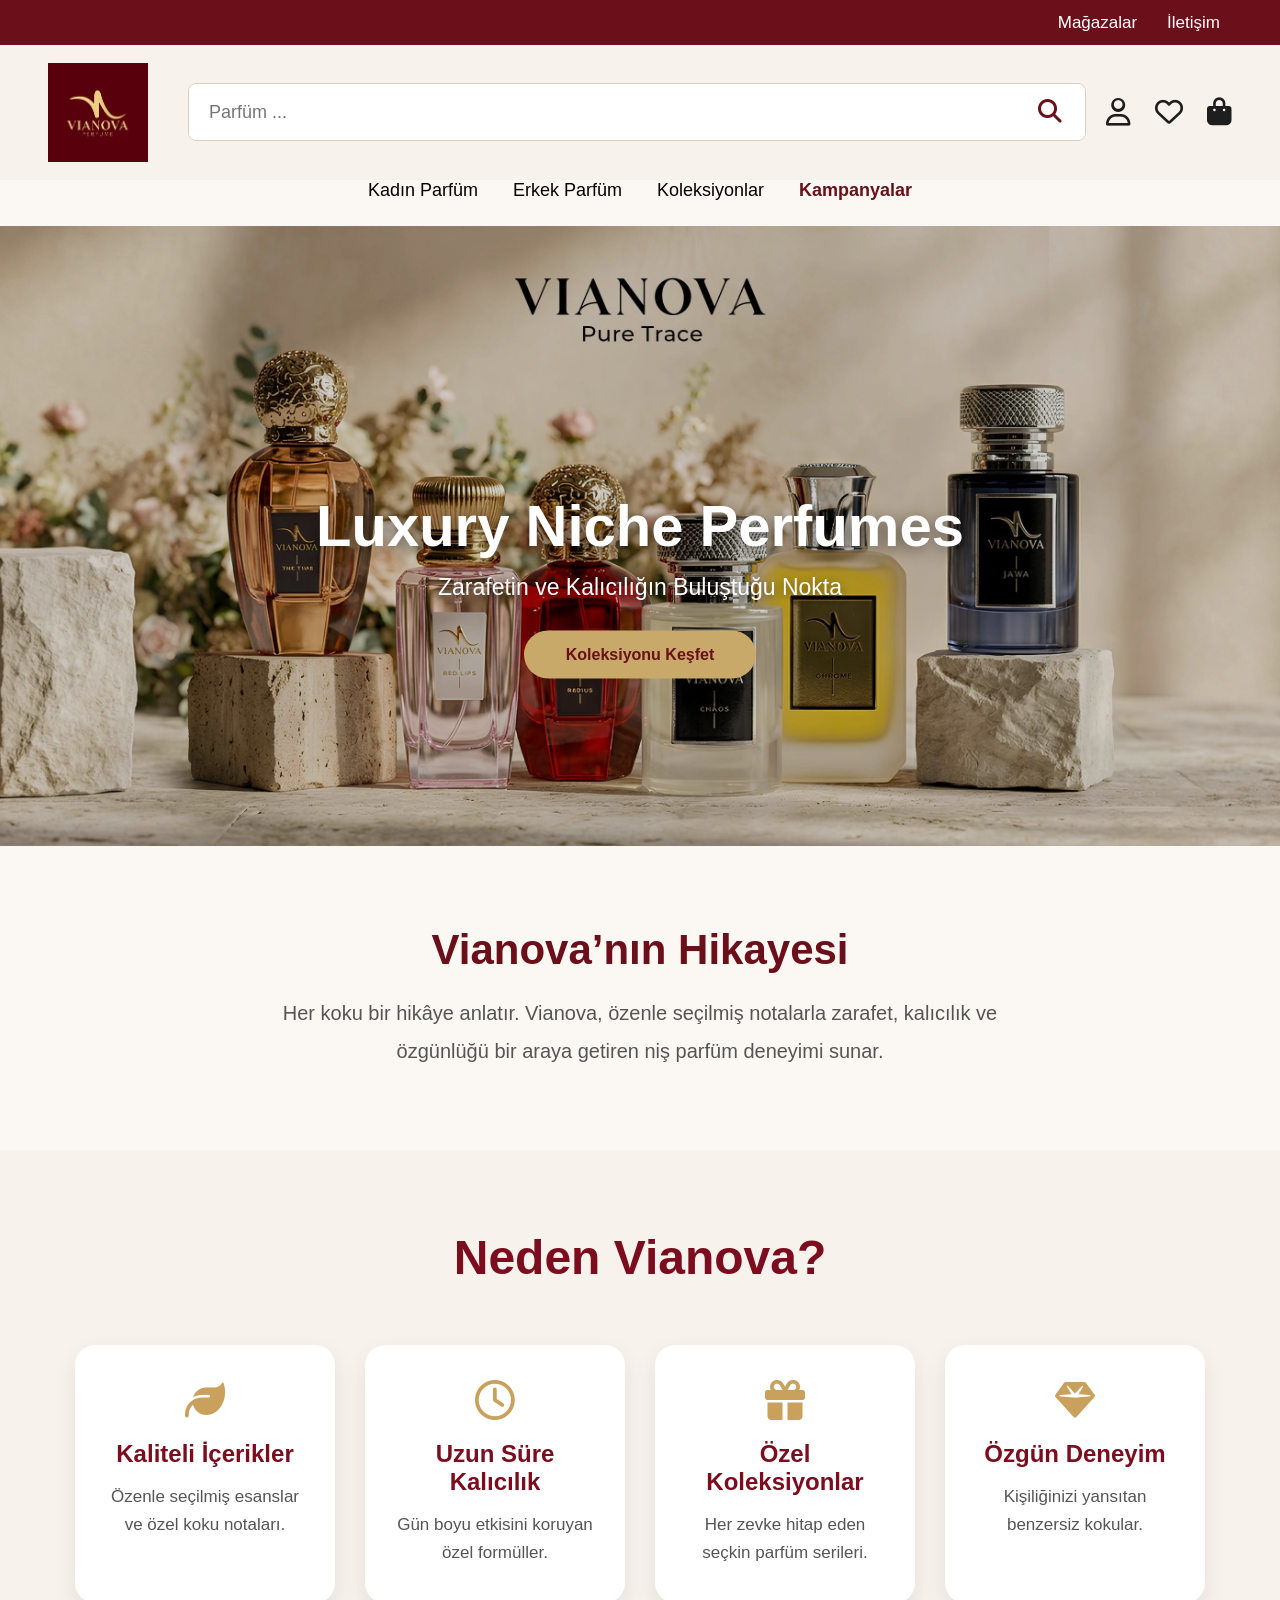
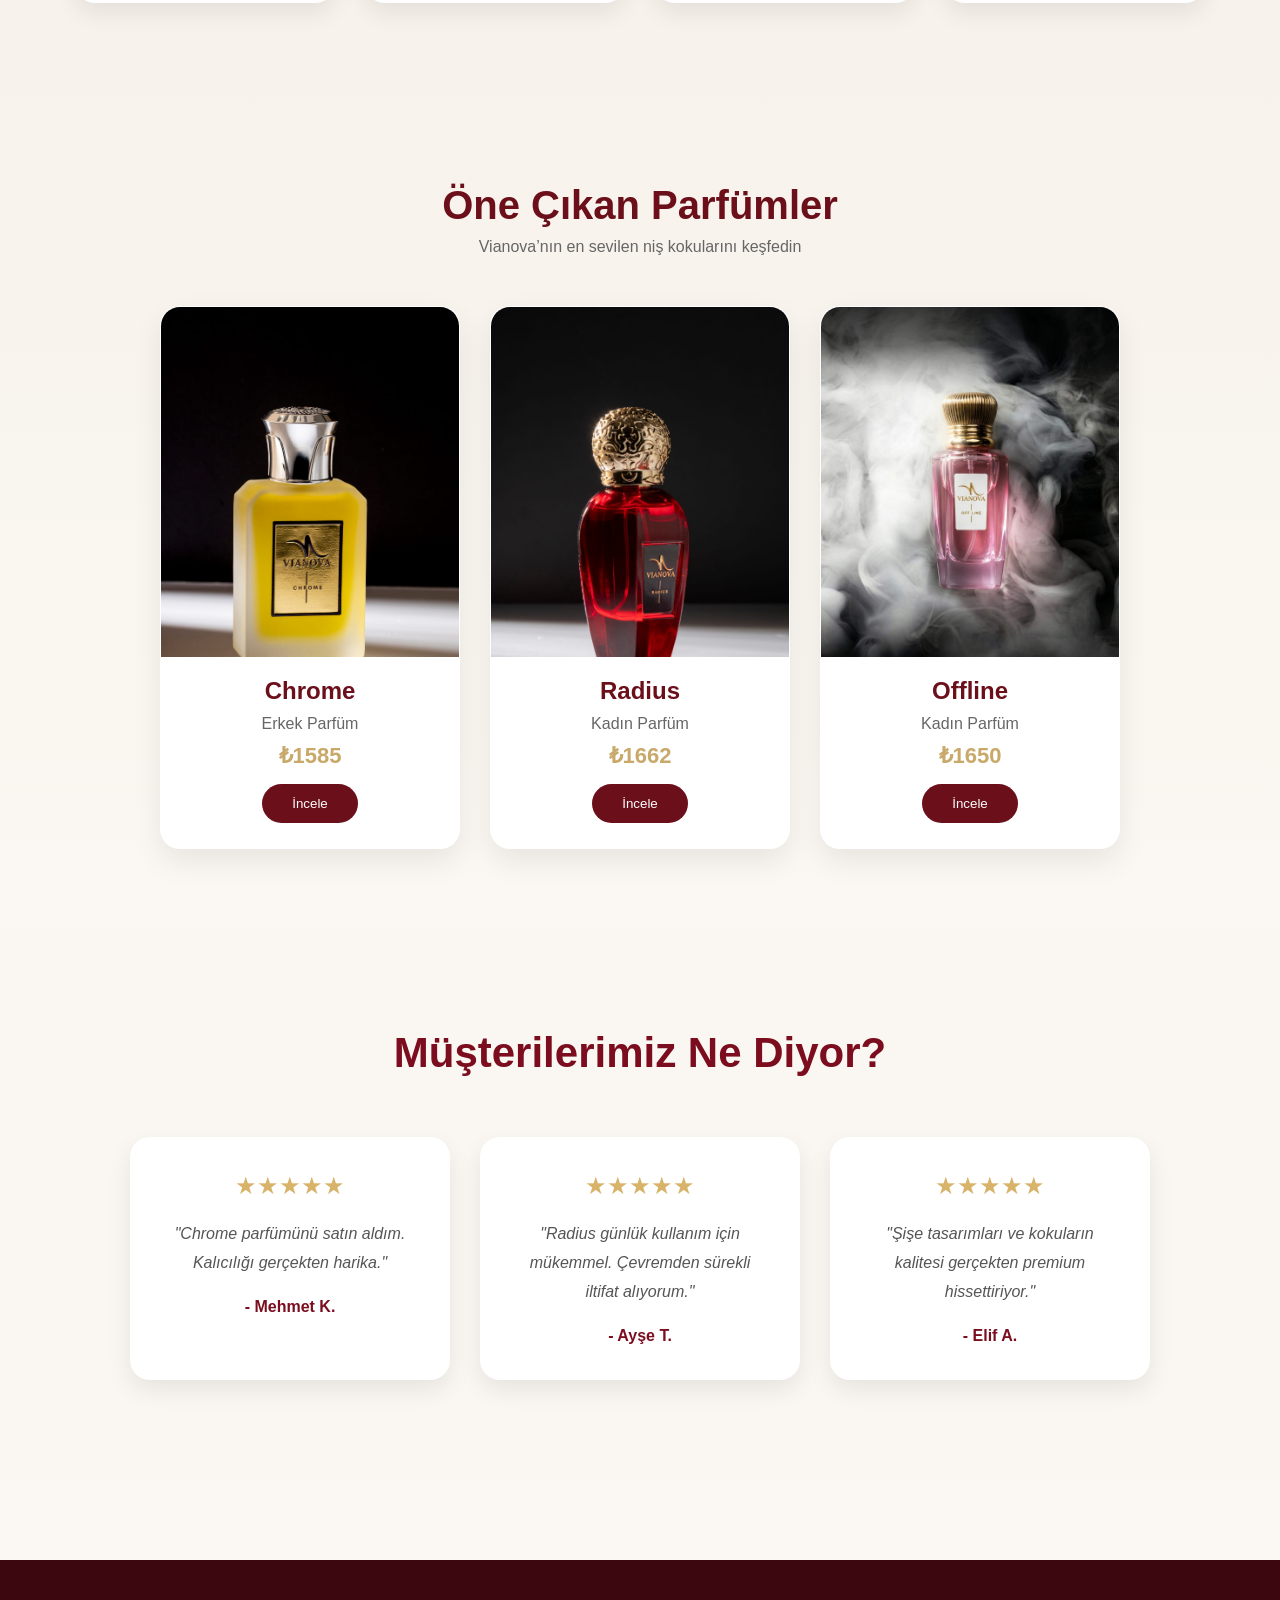
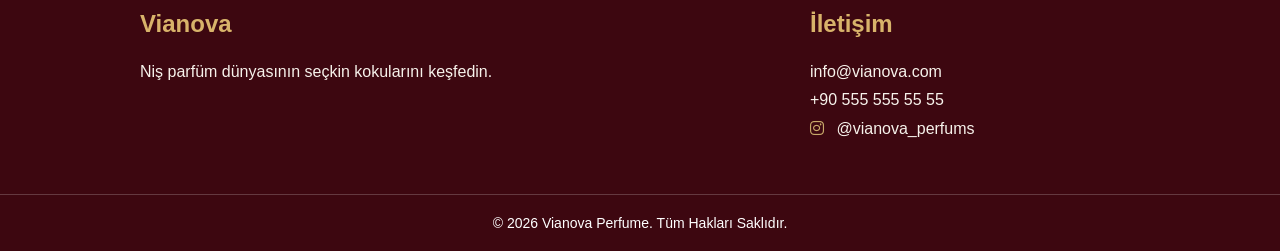
<file: index.html>
<!DOCTYPE html>
<html lang="tr">
<head>
    <meta charset="UTF-8">
    <meta name="viewport" content="width=device-width, initial-scale=1.0">
    <title>Vianova Parfüm</title>
    <link rel="stylesheet" href="https://cdnjs.cloudflare.com/ajax/libs/font-awesome/6.5.1/css/all.min.css">
    <link rel="stylesheet" href="style.css">
</head>

<body>
    <div id="loader">
    <h1>VIANOVA</h1>
    <p>Luxury Niche Perfumes</p>
</div>

    <header class="top-header">

    <div class="top-links">
        <a href="#">Mağazalar</a>
        <a href="#">İletişim</a>
    </div>

    <div class="main-header">
        <div class="logo">
    <img src="../images/vianovalogo.png" alt="Vianova">
</div>

        <div class="search-container">
            <input type="text" id="searchInput">
            <button>
                <i class="fa-solid fa-magnifying-glass"></i>
            </button>
        </div>

        <div class="header-icons">
            <i class="fa-regular fa-user"></i>
            <i class="fa-regular fa-heart"></i>
            <i class="fa-solid fa-bag-shopping"></i>
        </div>
    </div>

    <nav class="category-menu">
        <a href="#"> Kadın Parfüm</a>
        <a href="#"> Erkek Parfüm</a>
        <a href="#"> Koleksiyonlar</a>
        <a href="html/campaigns.html">Kampanyalar</a>
    </nav>

</header>

    <section class="hero-banner">

    <img src="..//images/hero-banner.jpeg" alt="Vianova Perfume Collection">

    <div class="hero-overlay">
        <h1>Luxury Niche Perfumes</h1>

        <p>
            Zarafetin ve Kalıcılığın Buluştuğu Nokta
        </p>

        <a href="html/products.html" class="hero-btn">Koleksiyonu Keşfet</a>
    </div>

</section>
<section class="brand-story">
    <h2>Vianova’nın Hikayesi</h2>
    <p>
        Her koku bir hikâye anlatır. Vianova, özenle seçilmiş notalarla
        zarafet, kalıcılık ve özgünlüğü bir araya getiren niş parfüm
        deneyimi sunar.
    </p>
</section>
<section class="why-vianova">

    <h2>Neden Vianova?</h2>

    <div class="why-container">

        <div class="why-card">
            <i class="fa-solid fa-leaf"></i>
            <h3>Kaliteli İçerikler</h3>
            <p>Özenle seçilmiş esanslar ve özel koku notaları.</p>
        </div>

        <div class="why-card">
            <i class="fa-regular fa-clock"></i>
            <h3>Uzun Süre Kalıcılık</h3>
            <p>Gün boyu etkisini koruyan özel formüller.</p>
        </div>

        <div class="why-card">
            <i class="fa-solid fa-gift"></i>
            <h3>Özel Koleksiyonlar</h3>
            <p>Her zevke hitap eden seçkin parfüm serileri.</p>
        </div>

        <div class="why-card">
            <i class="fa-solid fa-gem"></i>
            <h3>Özgün Deneyim</h3>
            <p>Kişiliğinizi yansıtan benzersiz kokular.</p>
        </div>

    </div>

</section>
    <section class="featured">
    <h2>Öne Çıkan Parfümler</h2>
    <p class="section-subtitle">Vianova’nın en sevilen niş kokularını keşfedin</p>

    <div class="featured-container">

        <div class="featured-card">
            <img src="../images/chrome.jpeg" alt="Chrome">
            <h3>Chrome</h3>
            <p>Erkek Parfüm</p>
            <span>₺1585</span>
            <button>İncele</button>
        </div>

        <div class="featured-card">
            <img src="../images/radius.jpeg" alt="Radius">
            <h3>Radius</h3>
            <p>Kadın Parfüm</p>
            <span>₺1662</span>
            <button>İncele</button>
        </div>

        <div class="featured-card">
            <img src="../images/offline2.jpeg" alt="Offline">
            <h3>Offline</h3>
            <p>Kadın Parfüm</p>
            <span>₺1650</span>
            <button>İncele</button>
        </div>

    </div>
</section>
<section class="reviews">

    <h2>Müşterilerimiz Ne Diyor?</h2>

    <div class="reviews-container">

        <div class="review-card">
            <div class="stars">★★★★★</div>
            <p>
                "Chrome parfümünü satın aldım.
                Kalıcılığı gerçekten harika."
            </p>
            <h4>- Mehmet K.</h4>
        </div>

        <div class="review-card">
            <div class="stars">★★★★★</div>
            <p>
                "Radius günlük kullanım için mükemmel.
                Çevremden sürekli iltifat alıyorum."
            </p>
            <h4>- Ayşe T.</h4>
        </div>

        <div class="review-card">
            <div class="stars">★★★★★</div>
            <p>
                "Şişe tasarımları ve kokuların kalitesi
                gerçekten premium hissettiriyor."
            </p>
            <h4>- Elif A.</h4>
        </div>

    </div>

</section>
 <footer class="footer">
    <div class="footer-content">

        <div class="footer-section">
            <h3>Vianova</h3>
            <p>Niş parfüm dünyasının seçkin kokularını keşfedin.</p>
        </div>

        <div class="footer-section contact-section">
            <h3>İletişim</h3>
            <p>info@vianova.com</p>
            <p>+90 555 555 55 55</p>
            <p>
                <i class="fa-brands fa-instagram"></i>
                @vianova_perfums
            </p>
        </div>

    </div>

    <div class="footer-bottom">
        <p>© 2026 Vianova Perfume. Tüm Hakları Saklıdır.</p>
    </div>
</footer>
<script>
const texts = [
    "Parfüm ...",
    "Kadın Parfümleri",
    "Erkek Parfümleri",
    "Niş Kokular",
    "Vianova Koleksiyonu"
];

let textIndex = 0;
let charIndex = 0;

const input = document.getElementById("searchInput");

function typeEffect() {

    let currentText = texts[textIndex];

    input.setAttribute(
        "placeholder",
        currentText.substring(0, charIndex + 1)
    );

    charIndex++;

    if(charIndex === currentText.length){

        setTimeout(() => {

            charIndex = 0;
            textIndex++;

            if(textIndex >= texts.length){
                textIndex = 0;
            }

        }, 1500);
    }
}

setInterval(typeEffect, 120);
</script>
</body>
</html>
</file>
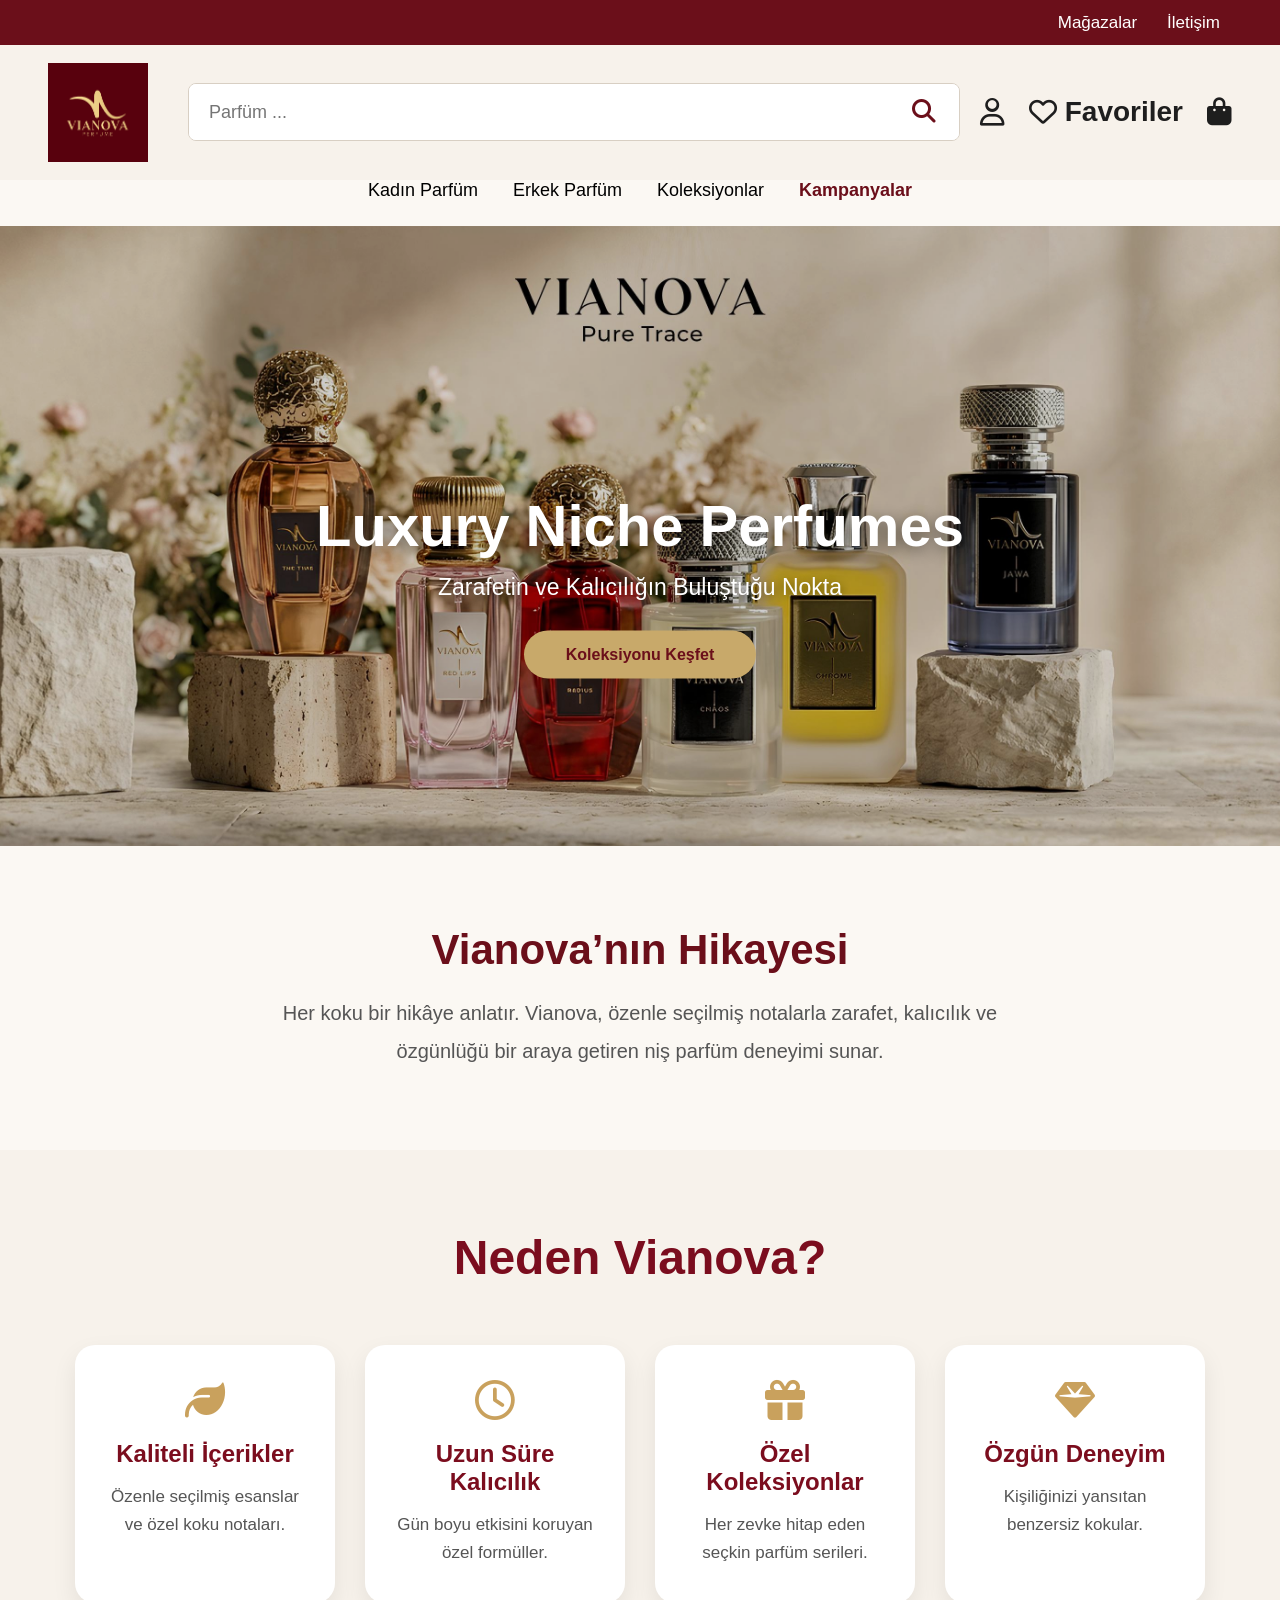
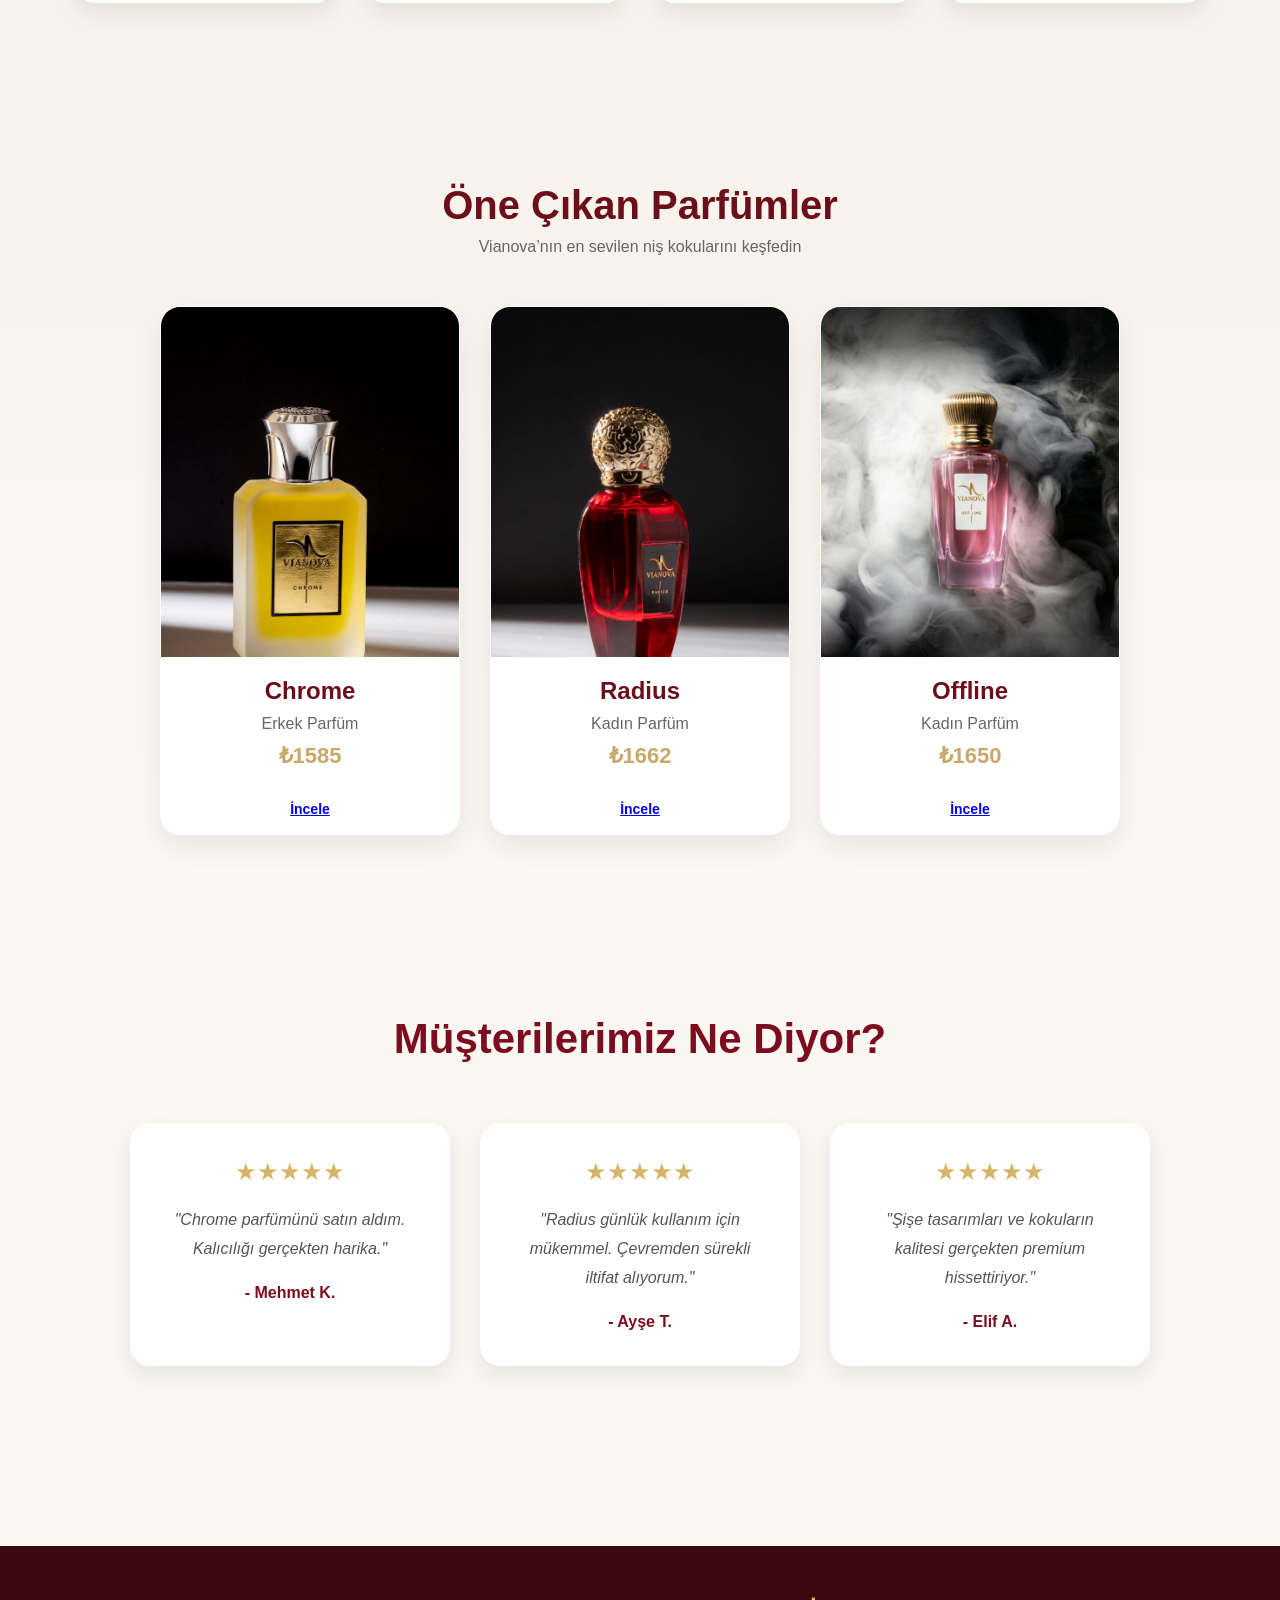
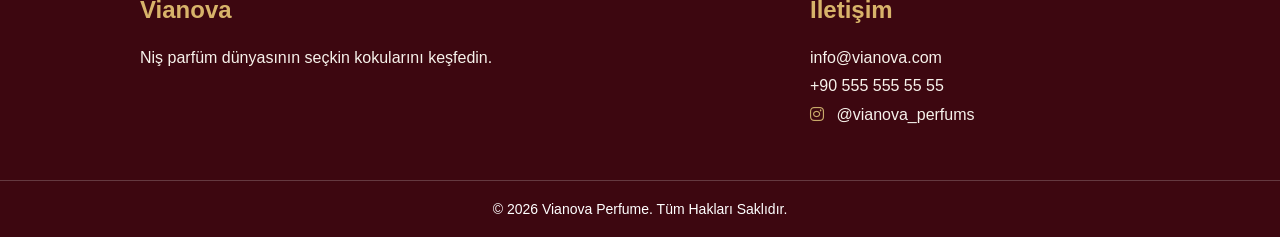
<file: html/index.html>
<!doctype html>
<html lang="tr">
  <head>
    <meta charset="UTF-8" />
    <meta name="viewport" content="width=device-width, initial-scale=1.0" />
    <title>Vianova Perfume | Luxury Niche Perfumes</title>
    <link rel="icon" type="image/png" href="../images/vianovalogo.png">
    <link
      rel="stylesheet"
      href="https://cdnjs.cloudflare.com/ajax/libs/font-awesome/6.5.1/css/all.min.css"
    />
    <link rel="stylesheet" href="../style.css" />
  </head>
<div id="toast"></div>
  <body>
    <div id="loader">
  <h1>VIANOVA</h1>
  <p>Luxury Niche Perfumes</p>
</div>
    <div class="quiz-popup">
      <p class="quiz-title">Size uygun olan parfümü öğrenmek ister misiniz?</p>
      <button id="openQuizBtn">Teste Başla</button>
    </div>

    <div id="quizModal" class="quiz-modal">
      <div class="quiz-box">
        <button id="closeQuizBtn" class="close-btn">X</button>

        <h2>Hemen Öğrenelim</h2>

        <form id="quizForm">
          <h3>1. Cinsiyetiniz nedir?</h3>

          <label class="quiz-option">
            <input type="radio" name="cinsiyet" value="Kadin" />
            <span>Kadın</span>
          </label>

          <label class="quiz-option">
            <input type="radio" name="cinsiyet" value="Erkek" />
            <span>Erkek</span>
          </label>

          <h3>2. Hangi koku tarzını tercih edersiniz?</h3>

          <label class="quiz-option">
            <input type="radio" name="soru1" value="A" />
            <span>Çiçeksi Meyvemsi Tatlı</span>
          </label>

          <label class="quiz-option">
            <input type="radio" name="soru1" value="B" />
            <span>Odunsu Baharatlı Güçlü</span>
          </label>

          <label class="quiz-option">
            <input type="radio" name="soru1" value="C" />
            <span>Amber Oryantal Sıcak</span>
          </label>

          <h3>3. Parfümünüz size nasıl hissettirmeli?</h3>

          <label class="quiz-option">
            <input type="radio" name="soru2" value="A" />
            <span>Enerjik ve Zarif</span>
          </label>

          <label class="quiz-option">
            <input type="radio" name="soru2" value="B" />
            <span>Güçlü ve Karizmatik</span>
          </label>

          <label class="quiz-option">
            <input type="radio" name="soru2" value="C" />
            <span>Çekici ve Gizemli</span>
          </label>

          <h3>4. Parfümü en çok nerede kullanacaksınız?</h3>

          <label class="quiz-option">
            <input type="radio" name="soru3" value="A" />
            <span>Günlük Kullanım</span>
          </label>

          <label class="quiz-option">
            <input type="radio" name="soru3" value="B" />
            <span>İş ve Özel Davetler</span>
          </label>

          <label class="quiz-option">
            <input type="radio" name="soru3" value="C" />
            <span>Akşam ve Gece Kullanımı</span>
          </label>

          <button type="button" id="showResultBtn">Sonucunu Öğren</button>
        </form>

        <div id="quizResult"></div>
      </div>
    </div>

    <header class="top-header">
      <div class="top-links">
        <a href="#">Mağazalar</a>
        <a href="#">İletişim</a>
      </div>

      <div class="main-header">
        <div class="logo">
          <img src="../images/vianovalogo.png" alt="Vianova" />
        </div>

        <div class="search-container">
          <input type="text" id="searchInput" />
          <button id="searchBtn">
  <i class="fa-solid fa-magnifying-glass"></i>
</button>
        </div>

        <div class="header-icons">
          <a href="account.html" class="account-icon">
  <i class="fa-regular fa-user"></i>
</a>

          <a href="favorites.html" class="favorite-link">
            <i class="fa-regular fa-heart"></i>
            <span>Favoriler</span>
          </a>

       <a href="cart.html" class="cart-link">
    <i class="fa-solid fa-bag-shopping"></i>
</a>
        </div>
      </div>

      <nav class="category-menu">
        <a href="products.html?category=kadin">Kadın Parfüm</a>
        <a href="products.html?category=erkek">Erkek Parfüm</a>
        <a href="collections.html">Koleksiyonlar</a>
        <a href="campaigns.html">Kampanyalar</a>
      </nav>
    </header>

    <section class="hero-banner">
      <img src="../images/hero-banner.jpeg" alt="Vianova Perfume Collection" />

      <div class="hero-overlay">
        <h1>Luxury Niche Perfumes</h1>

        <p>Zarafetin ve Kalıcılığın Buluştuğu Nokta</p>

        <a href="products.html" class="hero-btn">Koleksiyonu Keşfet</a>
      </div>
    </section>
    <section class="brand-story">
  <h2>Vianova’nın Hikayesi</h2>
  <p>
    Her koku bir hikâye anlatır. Vianova, özenle seçilmiş notalarla zarafet,
    kalıcılık ve özgünlüğü bir araya getiren niş parfüm deneyimi sunar.
  </p>
</section>

<section class="why-vianova">
  <h2>Neden Vianova?</h2>

  <div class="why-container">
    <div class="why-card">
      <i class="fa-solid fa-leaf"></i>
      <h3>Kaliteli İçerikler</h3>
      <p>Özenle seçilmiş esanslar ve özel koku notaları.</p>
    </div>

    <div class="why-card">
      <i class="fa-regular fa-clock"></i>
      <h3>Uzun Süre Kalıcılık</h3>
      <p>Gün boyu etkisini koruyan özel formüller.</p>
    </div>

    <div class="why-card">
      <i class="fa-solid fa-gift"></i>
      <h3>Özel Koleksiyonlar</h3>
      <p>Her zevke hitap eden seçkin parfüm serileri.</p>
    </div>

    <div class="why-card">
      <i class="fa-solid fa-gem"></i>
      <h3>Özgün Deneyim</h3>
      <p>Kişiliğinizi yansıtan benzersiz kokular.</p>
    </div>
  </div>
</section>
    <section class="featured">
      <h2>Öne Çıkan Parfümler</h2>
      <p class="section-subtitle">
        Vianova’nın en sevilen niş kokularını keşfedin
      </p>

      <div class="featured-container">
        <div class="featured-card">
          <img src="../images/chrome.jpeg" alt="Chrome" />
          <h3>Chrome</h3>
          <p>Erkek Parfüm</p>
          <span>₺1585</span>
          <a href="product-detail.html?id=4" class="detail-btn">İncele</a>
        </div>

        <div class="featured-card">
          <img src="../images/radius.jpeg" alt="Radius" />
          <h3>Radius</h3>
          <p>Kadın Parfüm</p>
          <span>₺1662</span>
          <a href="product-detail.html?id=1" class="detail-btn">İncele</a>
        </div>

        <div class="featured-card">
          <img src="../images/offline2.jpeg" alt="Offline" />
          <h3>Offline</h3>
          <p>Kadın Parfüm</p>
          <span>₺1650</span>
          <a href="product-detail.html?id=3" class="detail-btn">İncele</a>
        </div>
      </div>
    </section>
    <section class="reviews">
  <h2>Müşterilerimiz Ne Diyor?</h2>

  <div class="reviews-container">
    <div class="review-card">
      <div class="stars">★★★★★</div>
      <p>"Chrome parfümünü satın aldım. Kalıcılığı gerçekten harika."</p>
      <h4>- Mehmet K.</h4>
    </div>

    <div class="review-card">
      <div class="stars">★★★★★</div>
      <p>"Radius günlük kullanım için mükemmel. Çevremden sürekli iltifat alıyorum."</p>
      <h4>- Ayşe T.</h4>
    </div>

    <div class="review-card">
      <div class="stars">★★★★★</div>
      <p>"Şişe tasarımları ve kokuların kalitesi gerçekten premium hissettiriyor."</p>
      <h4>- Elif A.</h4>
    </div>
  </div>
</section>
    <footer class="footer">
      <div class="footer-content">
        <div class="footer-section">
          <h3>Vianova</h3>
          <p>Niş parfüm dünyasının seçkin kokularını keşfedin.</p>
        </div>

        <div class="footer-section contact-section">
          <h3>İletişim</h3>
          <p>info@vianova.com</p>
          <p>+90 555 555 55 55</p>
          <p>
            <i class="fa-brands fa-instagram"></i>
            @vianova_perfums
          </p>
        </div>
      </div>

      <div class="footer-bottom">
        <p>© 2026 Vianova Perfume. Tüm Hakları Saklıdır.</p>
      </div>
    </footer>
    <script>
      const texts = [
        "Parfüm ...",
        "Kadın Parfümleri",
        "Erkek Parfümleri",
        "Niş Kokular",
        "Vianova Koleksiyonu",
      ];

      let textIndex = 0;
      let charIndex = 0;

      const input = document.getElementById("searchInput");

      function typeEffect() {
        let currentText = texts[textIndex];

        input.setAttribute(
          "placeholder",
          currentText.substring(0, charIndex + 1),
        );

        charIndex++;

        if (charIndex === currentText.length) {
          setTimeout(() => {
            charIndex = 0;
            textIndex++;

            if (textIndex >= texts.length) {
              textIndex = 0;
            }
          }, 1500);
        }
      }

      setInterval(typeEffect, 120);
      const searchBtn = document.getElementById("searchBtn");

searchBtn.addEventListener("click", function () {
  const searchValue = input.value.trim();

  if (searchValue !== "") {
    window.location.href =
      "products.html?search=" + encodeURIComponent(searchValue);
  }
});

input.addEventListener("keydown", function (event) {
  if (event.key === "Enter") {
    searchBtn.click();
  }
});
    </script>
    <script src="../js/quiz.js"></script>
  </body>
</html>
</file>
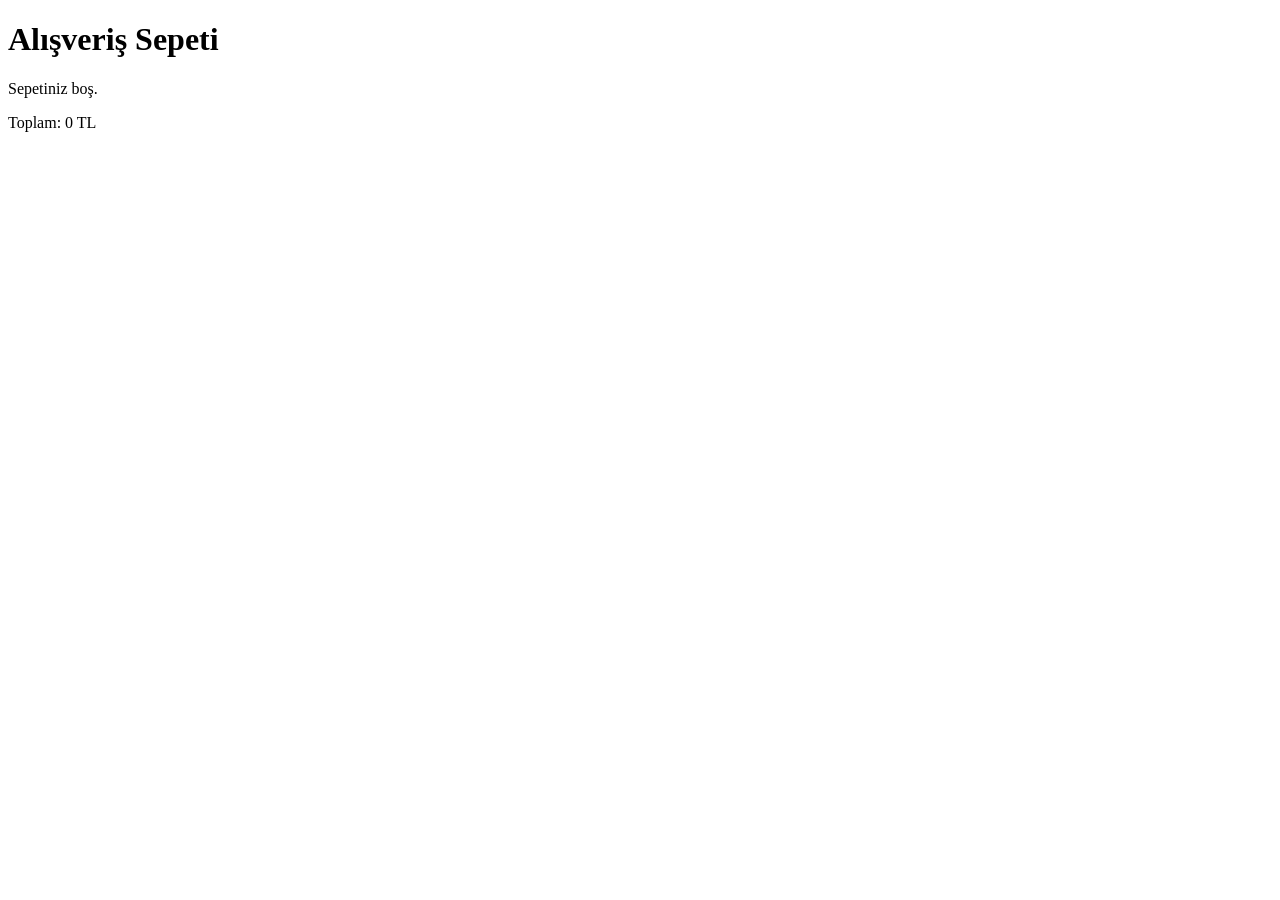
<file: cart.html>
<!DOCTYPE html>
<html lang="tr">

<head>
    <meta charset="UTF-8">
    <meta name="viewport" content="width=device-width, initial-scale=1.0">
    <title>Sepet | Vianova</title>
</head>

<body>

    <h1>Alışveriş Sepeti</h1>

    <p id="mesaj">Sepet yükleniyor...</p>

    <ul id="sepetListesi"></ul>

    <p id="toplamFiyat">Toplam: 0 TL</p>

    <button id="sepetiTemizleBtn">
        Sepeti Temizle
    </button>

    <script src="js/cart.js"></script>

</body>

</html>
</file>
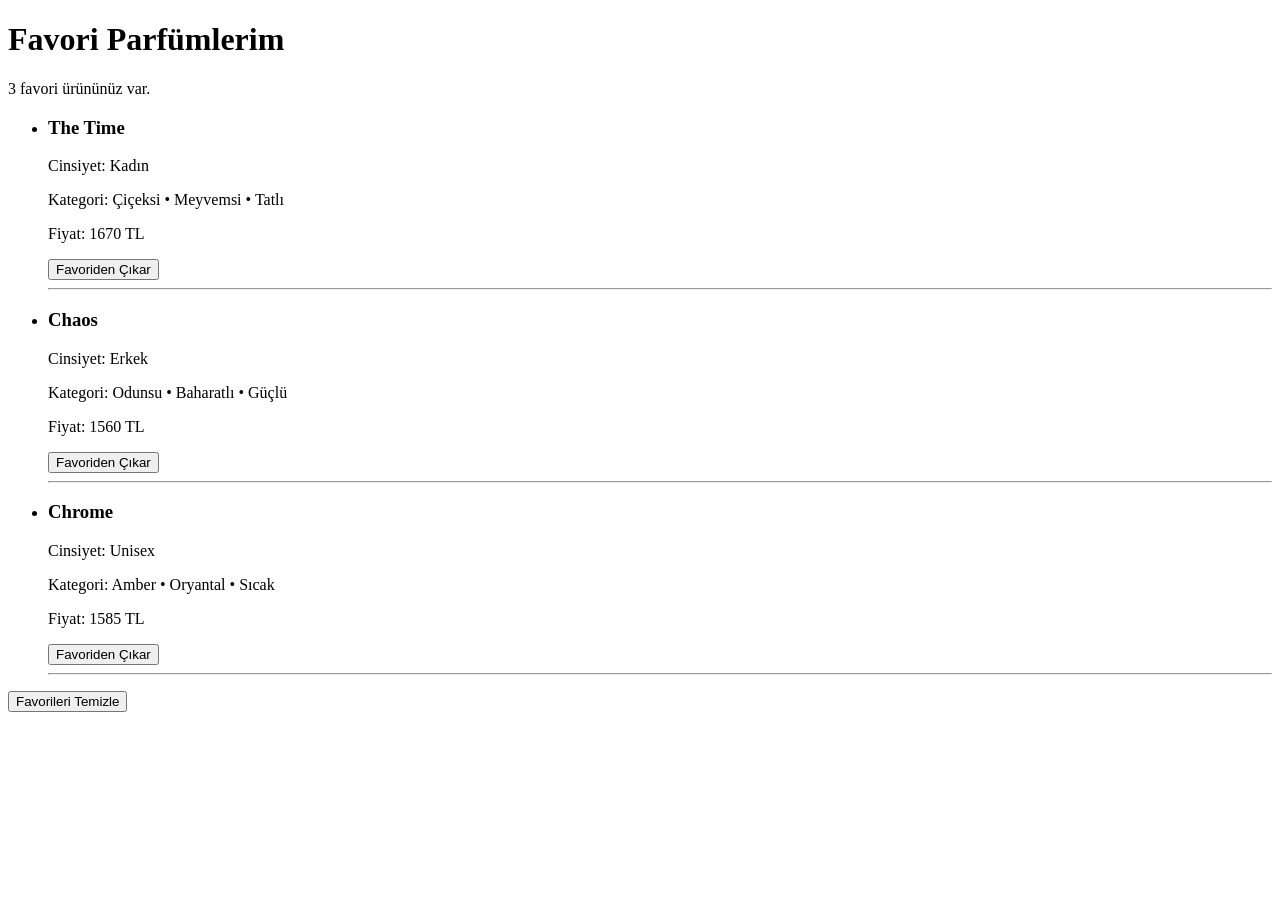
<file: favorites.html>
<!DOCTYPE html>
<html lang="tr">

<head>
    <meta charset="UTF-8">
    <meta name="viewport" content="width=device-width, initial-scale=1.0">
    <title>Favoriler | Vianova</title>
</head>

<!DOCTYPE html>
<html lang="tr">

<head>
    <meta charset="UTF-8">
    <meta name="viewport" content="width=device-width, initial-scale=1.0">
    <title>Favoriler | Vianova</title>
</head>

<body>

    <h1>Favori Parfümlerim</h1>

    <p id="favoriMesaj">Favoriler yükleniyor...</p>

    <ul id="favoriListesi"></ul>

    <button id="favorileriTemizleBtn">
        Favorileri Temizle
    </button>

    <script src="favorites.js"></script>

</body>

</html>
</file>
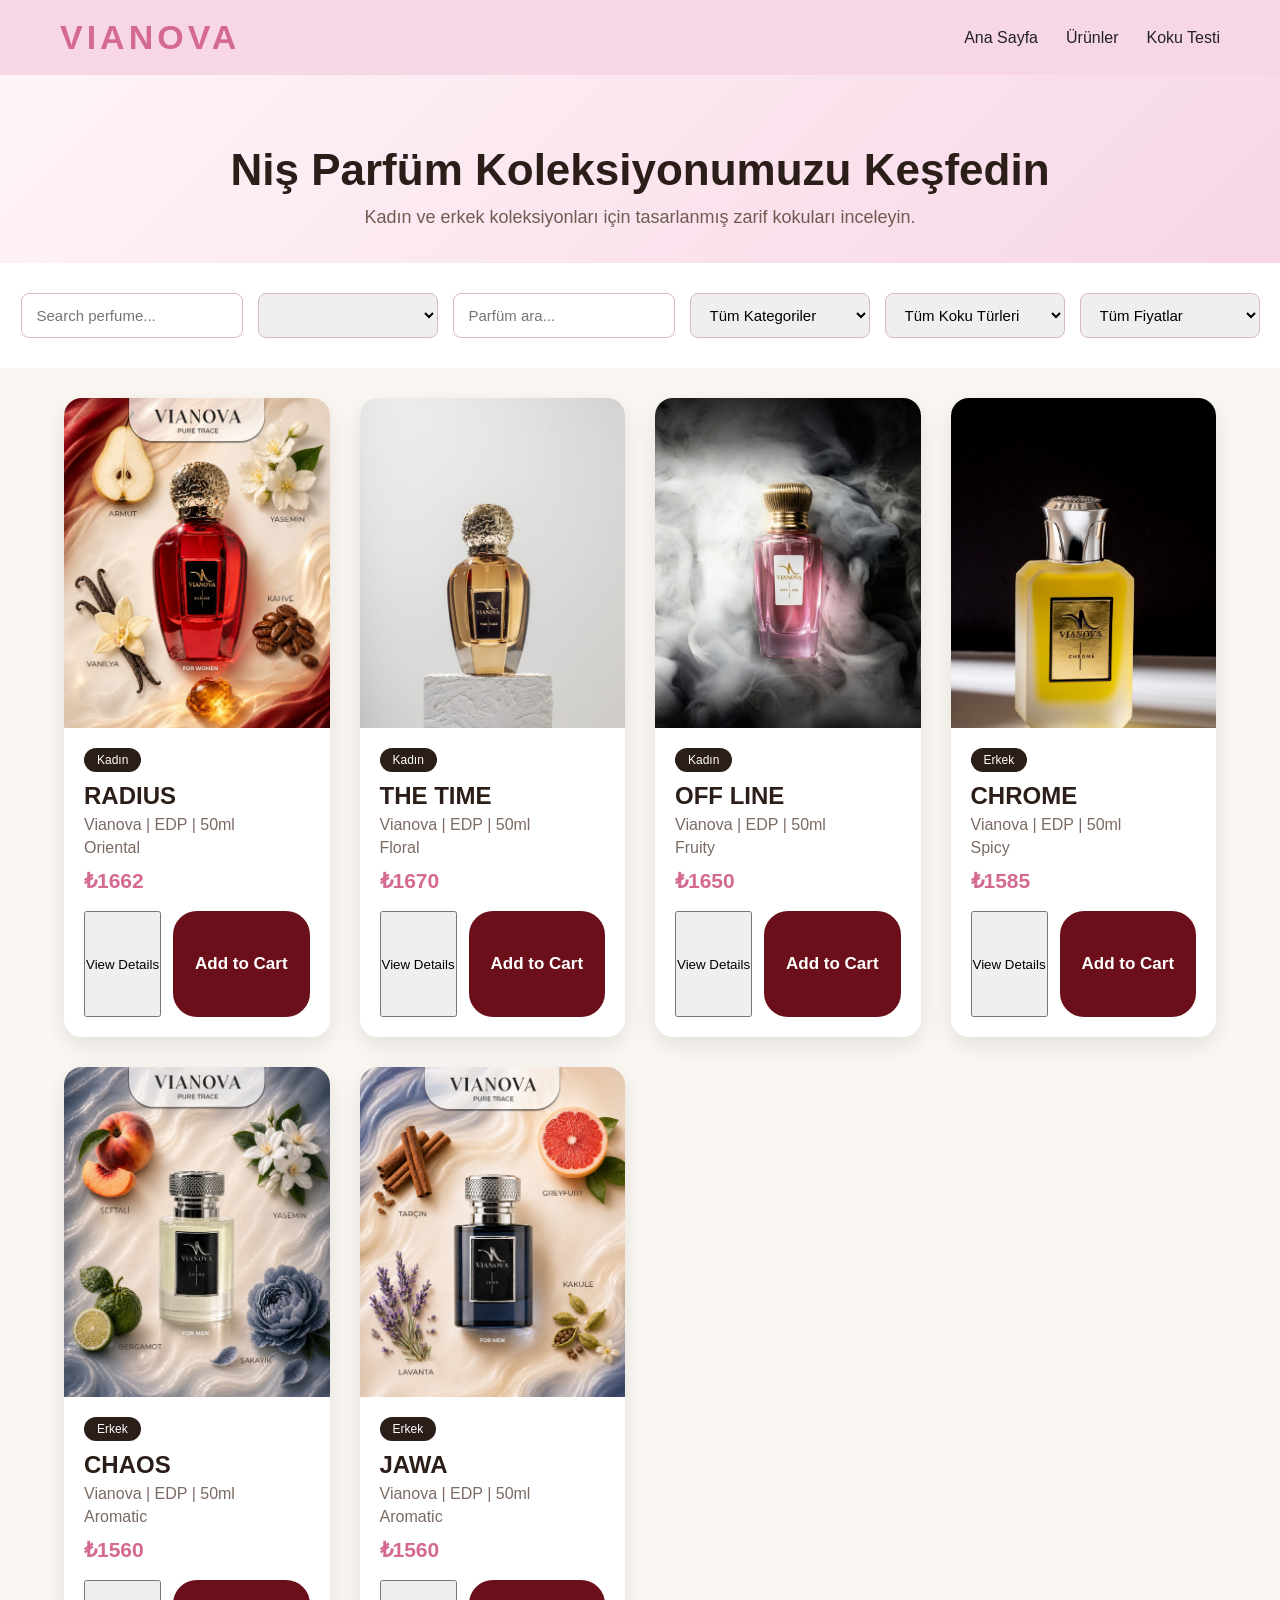
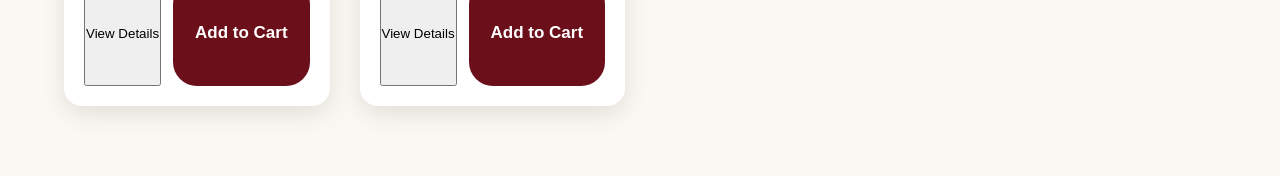
<file: products.html>
<!DOCTYPE html>
<html lang="en">
<head>
  <meta charset="UTF-8" />
  <meta name="viewport" content="width=device-width, initial-scale=1.0" />
  <title>Vianova | Products</title>
  <link rel="stylesheet" href="style.css" />
</head>
<body>

  <header class="products-header">
    <nav class="products-navbar">
      <a href="index.html" class="products-logo">VIANOVA</a>

      <div class="products-nav-links">
  <a href="index.html">Ana Sayfa</a>
  <a href="products.html">Ürünler</a>
  <a href="quiz.html">Koku Testi</a>
</div>
    </nav>
  </header>

  <section class="products-hero">
    <h1>Niş Parfüm Koleksiyonumuzu Keşfedin</h1>
<p>Kadın ve erkek koleksiyonları için tasarlanmış zarif kokuları inceleyin.</p>
  </section>

  <section class="filter-section">
    <input type="text" id="searchInput" placeholder="Search perfume..." />

    <select id="categoryFilter">
<section class="filter-section">
  <input type="text" id="searchInput" placeholder="Parfüm ara..." />

  <select id="categoryFilter">
    <option value="all">Tüm Kategoriler</option>
    <option value="Women">Kadın</option>
    <option value="Men">Erkek</option>
  </select>

  <select id="scentFilter">
    <option value="all">Tüm Koku Türleri</option>
    <option value="Oriental">Oryantal</option>
    <option value="Floral">Çiçeksi</option>
    <option value="Fruity">Meyveli</option>
    <option value="Spicy">Baharatlı</option>
    <option value="Aromatic">Aromatik</option>
  </select>

  <select id="priceFilter">
    <option value="all">Tüm Fiyatlar</option>
    <option value="low">₺1600 Altı</option>
    <option value="mid">₺1600 - ₺1650</option>
    <option value="high">₺1650 Üzeri</option>
  </select>
</section>

  <main class="products-container" id="productsContainer">
    <!-- Products will be displayed here with JavaScript -->
  </main>

  <script src="products.js"></script>
</body>
</html>
</file>
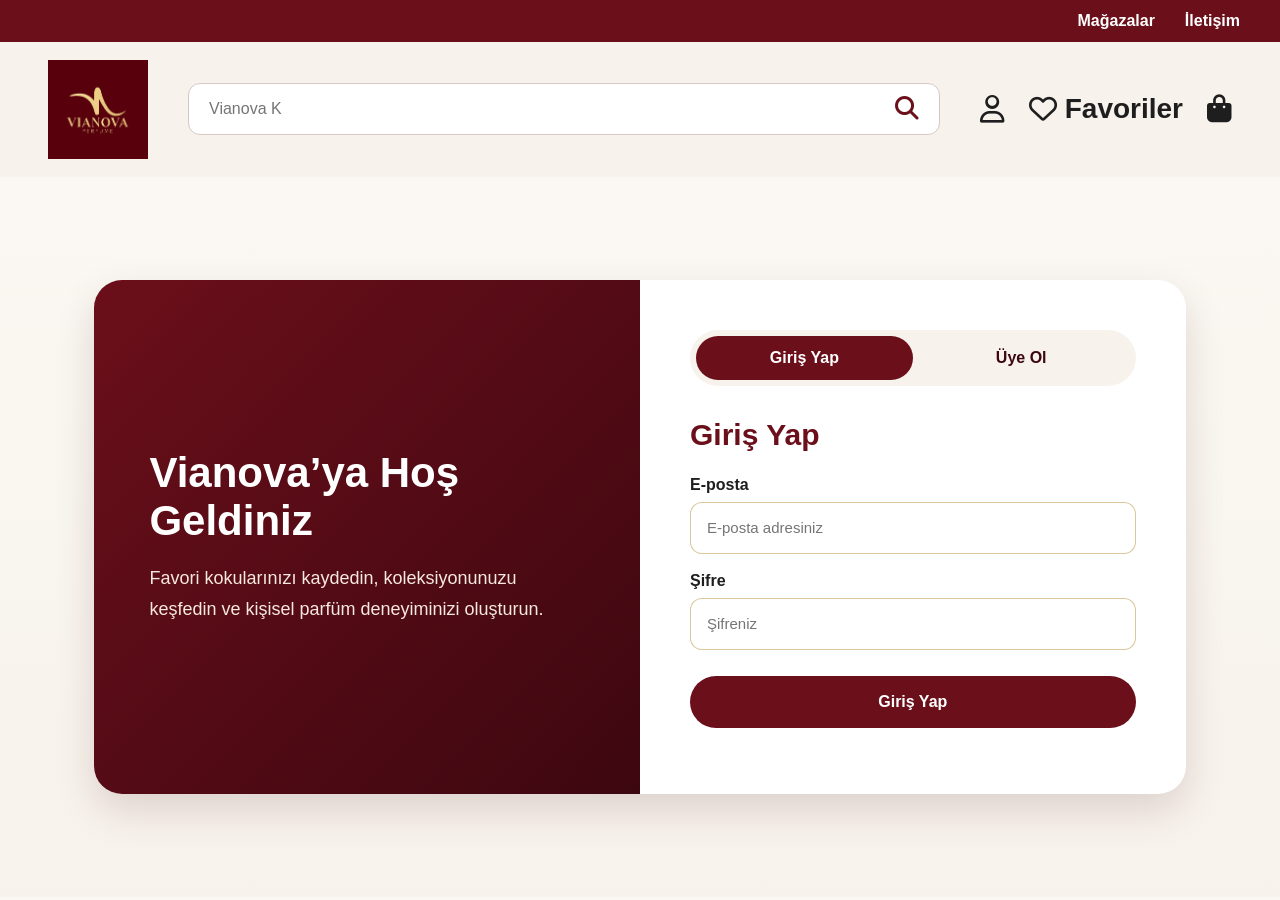
<file: html/account.html>
<!DOCTYPE html>
<html lang="tr">
<head>
  <meta charset="UTF-8" />
  <meta name="viewport" content="width=device-width, initial-scale=1.0" />
  <title>Vianova | Üyelik</title>

  <link rel="stylesheet" href="../style.css" />
  <link rel="stylesheet" href="https://cdnjs.cloudflare.com/ajax/libs/font-awesome/6.5.1/css/all.min.css">
</head>
<body class="account-page">

  <header class="site-header">
    <div class="top-strip">
      <div class="top-strip-right">
        <a href="#">Mağazalar</a>
        <a href="#">İletişim</a>
      </div>
    </div>

    <div class="main-header product-header-main">
      <div class="logo-area">
        <a href="index.html">
          <img src="../images/vianovalogo.png" alt="Vianova Logo" class="site-logo">
        </a>
      </div>

      <div class="search-area">
        <input type="text" placeholder="Vianova K" class="header-search">
        <button class="search-btn">
          <i class="fa-solid fa-magnifying-glass"></i>
        </button>
      </div>

      <div class="header-icons">
        <a href="account.html" class="account-icon">
          <i class="fa-regular fa-user"></i>
        </a>

        <a href="favorites.html" class="favorite-link">
          <i class="fa-regular fa-heart"></i>
          <span>Favoriler</span>
        </a>

        <a href="cart.html" class="cart-link">
          <i class="fa-solid fa-bag-shopping"></i>
        </a>
      </div>
    </div>
  </header>

  <main class="account-main">
    <section class="account-card">
      <div class="account-left">
        <h1>Vianova’ya Hoş Geldiniz</h1>
        <p>Favori kokularınızı kaydedin, koleksiyonunuzu keşfedin ve kişisel parfüm deneyiminizi oluşturun.</p>
      </div>

      <div class="account-form-box">
        <div class="account-tabs">
          <button class="tab-btn active" data-tab="login">Giriş Yap</button>
          <button class="tab-btn" data-tab="register">Üye Ol</button>
        </div>

        <form id="loginForm" class="account-form active">
          <h2>Giriş Yap</h2>

          <label for="loginEmail">E-posta</label>
          <input type="email" id="loginEmail" placeholder="E-posta adresiniz" required>

          <label for="loginPassword">Şifre</label>
          <input type="password" id="loginPassword" placeholder="Şifreniz" required>

          <button type="submit" class="account-submit">Giriş Yap</button>
          <p class="form-message" id="loginMessage"></p>
        </form>

        <form id="registerForm" class="account-form">
          <h2>Üye Ol</h2>

          <label for="registerName">Ad Soyad</label>
          <input type="text" id="registerName" placeholder="Adınız ve soyadınız" required>

          <label for="registerEmail">E-posta</label>
          <input type="email" id="registerEmail" placeholder="E-posta adresiniz" required>

          <label for="registerPassword">Şifre</label>
          <input type="password" id="registerPassword" placeholder="En az 6 karakter" required>

          <button type="submit" class="account-submit">Üyeliği Oluştur</button>
          <p class="form-message" id="registerMessage"></p>
        </form>
      </div>
    </section>
  </main>

  <script src="../js/account.js"></script>
</body>
</html>
</file>
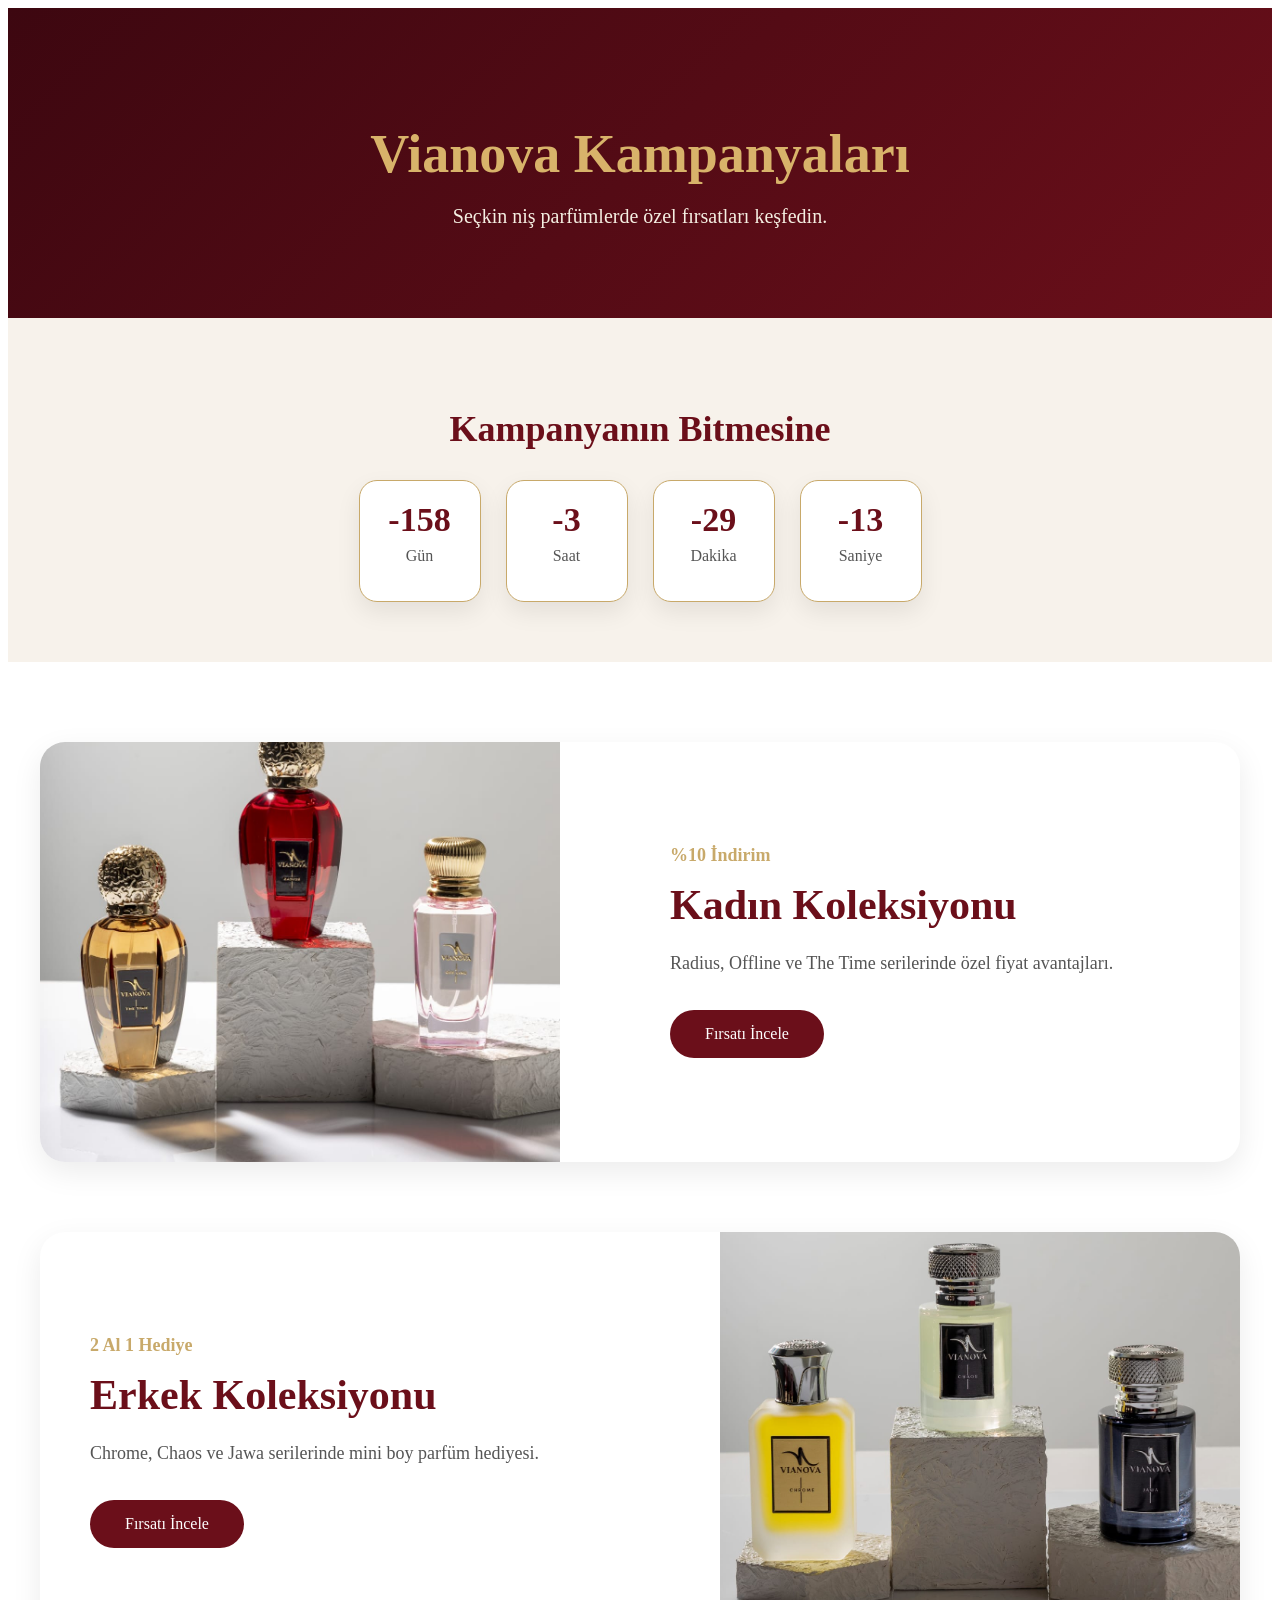
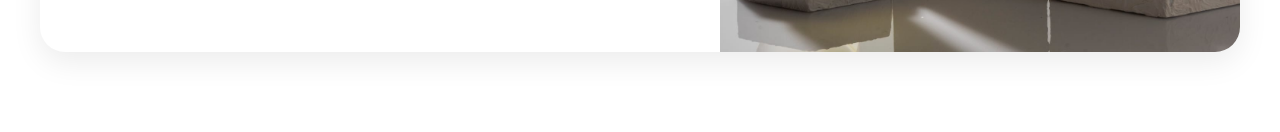
<file: html/campaigns.html>
<!doctype html>
<html lang="tr">
<head>
    <meta charset="UTF-8">
    <meta name="viewport" content="width=device-width, initial-scale=1.0">
    <title>Vianova Kampanyalar</title>
    <link rel="stylesheet" href="../css/campaigns.css">
</head>
<body>

<section class="campaign-hero">
    <h1>Vianova Kampanyaları</h1>
    <p>Seçkin niş parfümlerde özel fırsatları keşfedin.</p>
</section>
<div class="countdown-container">

    <h2>Kampanyanın Bitmesine</h2>

    <div id="countdown">
        <div>
            <span id="days">00</span>
            <p>Gün</p>
        </div>

        <div>
            <span id="hours">00</span>
            <p>Saat</p>
        </div>

        <div>
            <span id="minutes">00</span>
            <p>Dakika</p>
        </div>

        <div>
            <span id="seconds">00</span>
            <p>Saniye</p>
        </div>
    </div>

</div>

<section class="campaign-showcase">

    <div class="campaign-item">
        <img src="../images/vianova2.jpeg" alt="Kadın Koleksiyonu">

        <div class="campaign-text">
            <span>%10 İndirim</span>
            <h2>Kadın Koleksiyonu</h2>
            <p>Radius, Offline ve The Time serilerinde özel fiyat avantajları.</p>
            <a href="products.html?category=kadin" class="campaign-btn">
    Fırsatı İncele
</a>
        </div>
    </div>

    <div class="campaign-item reverse">
        <img src="../images/vianova3.jpeg" alt="Erkek Koleksiyonu">

        <div class="campaign-text">
            <span>2 Al 1 Hediye</span>
            <h2>Erkek Koleksiyonu</h2>
            <p>Chrome, Chaos ve Jawa serilerinde mini boy parfüm hediyesi.</p>
            <a href="products.html?category=erkek" class="campaign-btn">
    Fırsatı İncele
</a>
        </div>
    </div>

</section>
<script>
const campaignEndDate = new Date("June 30, 2026 23:59:59").getTime();

setInterval(() => {
    const now = new Date().getTime();
    const distance = campaignEndDate - now;

    const days = Math.floor(distance / (1000 * 60 * 60 * 24));
    const hours = Math.floor((distance / (1000 * 60 * 60)) % 24);
    const minutes = Math.floor((distance / (1000 * 60)) % 60);
    const seconds = Math.floor((distance / 1000) % 60);

    document.getElementById("days").innerText = days;
    document.getElementById("hours").innerText = hours;
    document.getElementById("minutes").innerText = minutes;
    document.getElementById("seconds").innerText = seconds;
}, 1000);
</script>

</body>
</html>
</file>
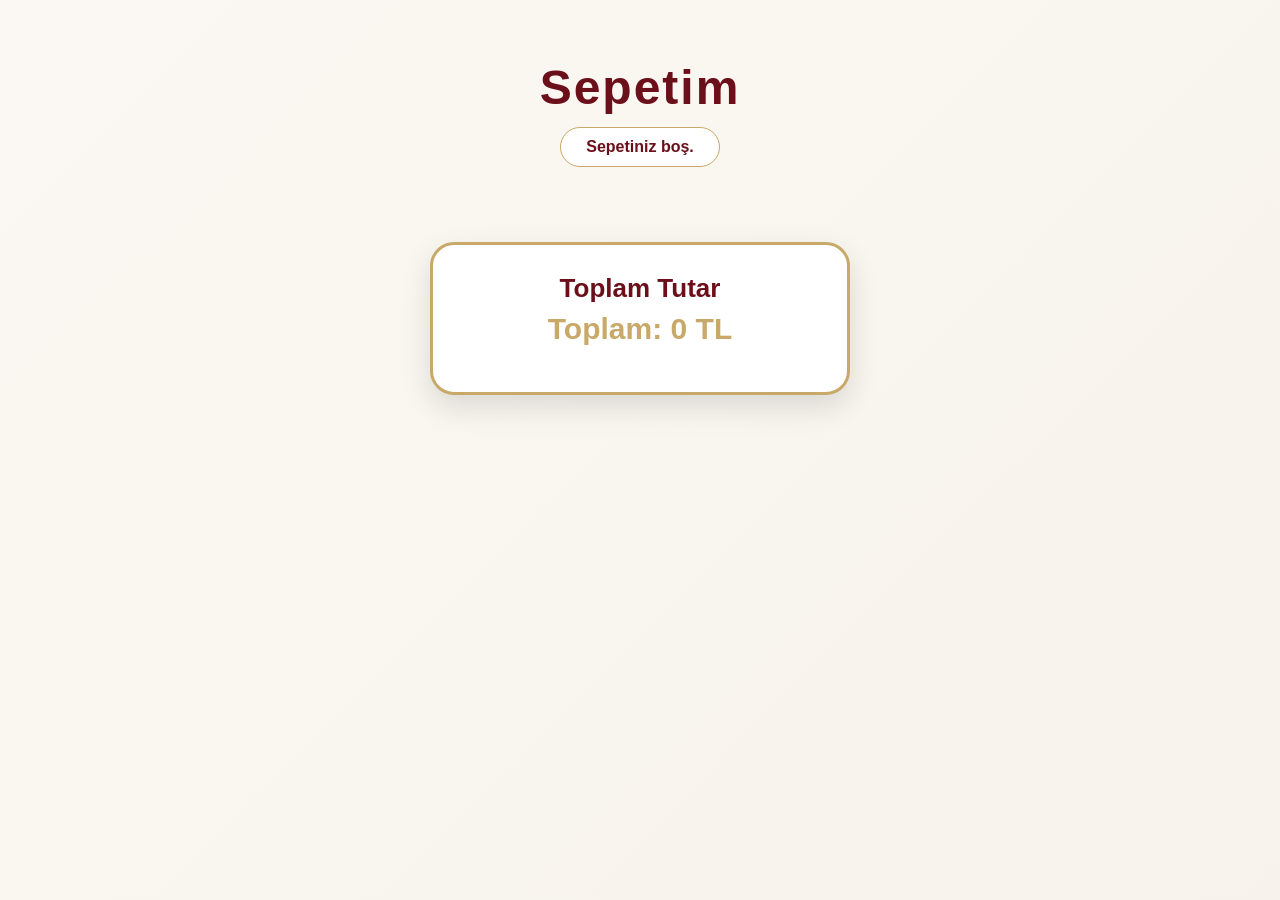
<file: html/cart.html>
<!doctype html>
<html lang="tr">
  <head>
    <meta charset="UTF-8" />
    <meta name="viewport" content="width=device-width, initial-scale=1.0" />
    <title>Sepetim | Vianova</title>

    <link rel="stylesheet" href="../style.css" />
  </head>
  <body>
    <section class="cart-page">
      <div class="cart-hero">
        <h1>Sepetim</h1>
        <p id="mesaj">Sepet yükleniyor...</p>
      </div>

      <div id="sepetListesi" class="cart-container"></div>

      <div class="cart-summary">
        <h2>Toplam Tutar</h2>
        <p id="toplamFiyat">₺0</p>

        <button id="sepetiTemizleBtn">Sepeti Temizle</button>
      </div>
    </section>

    <script src="../js/cart.js"></script>
  </body>
</html>
</file>
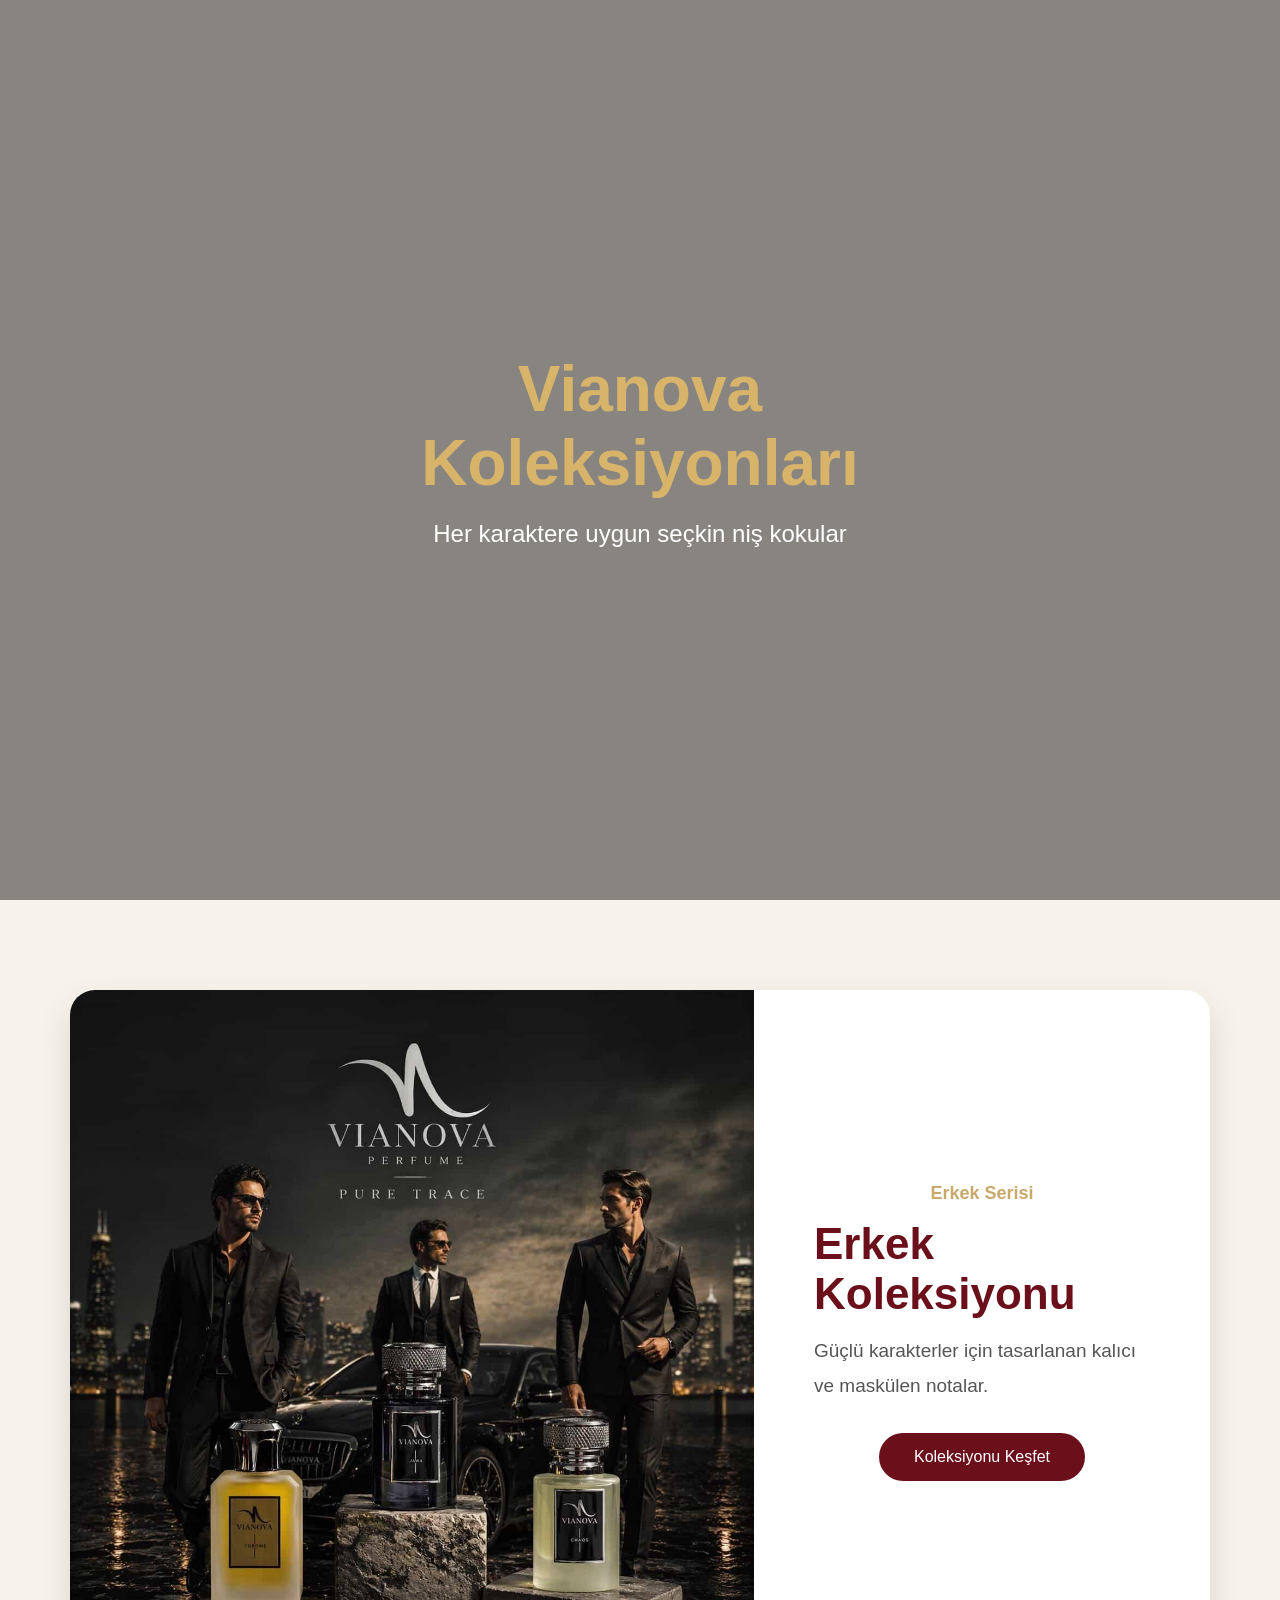
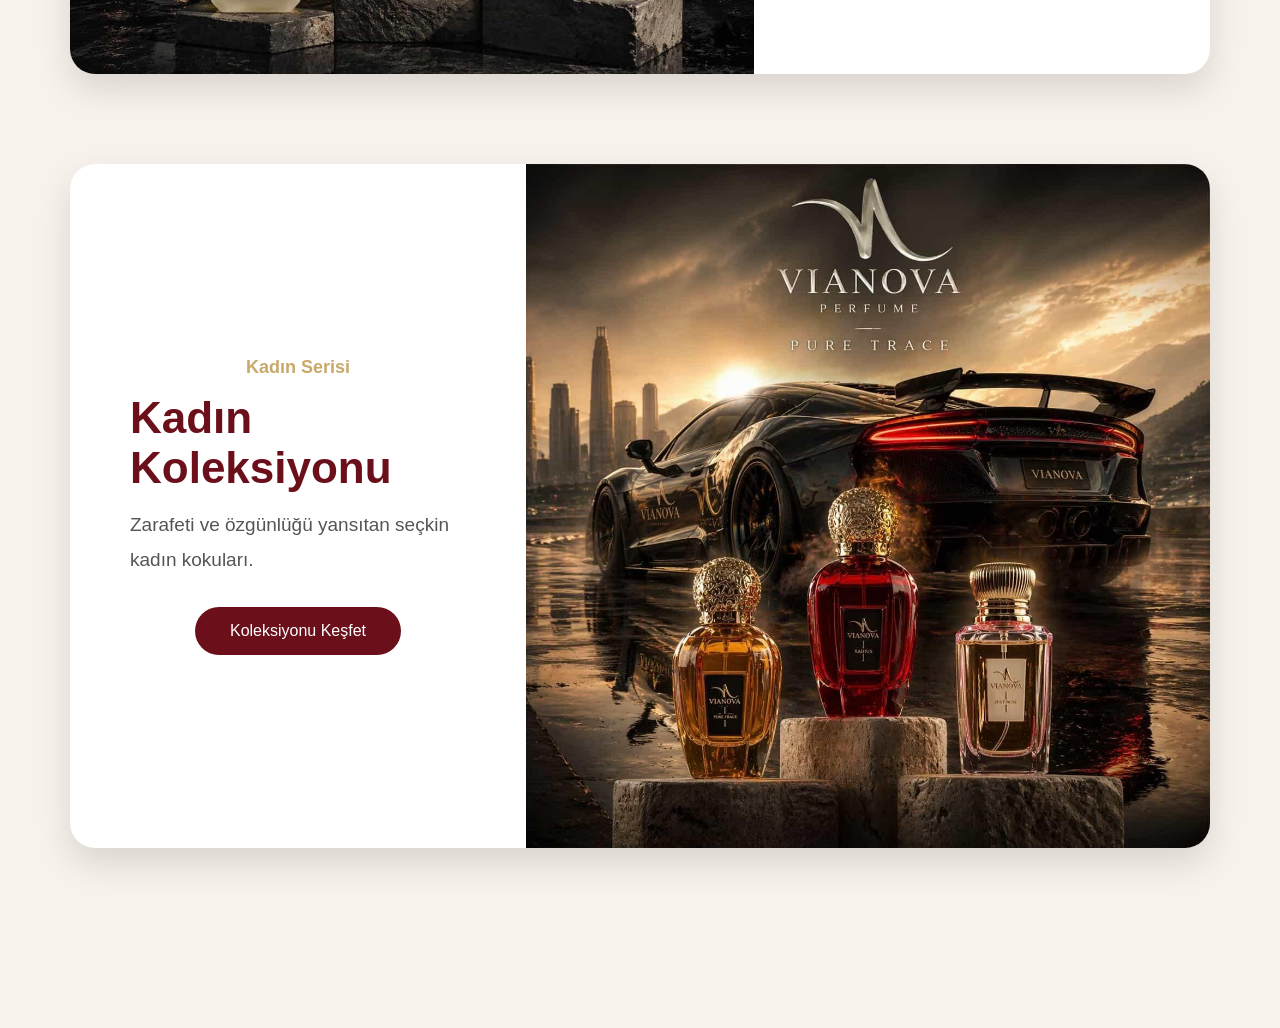
<file: html/collections.html>
<!doctype html>
<html lang="tr">
<head>
    <meta charset="UTF-8">
    <meta name="viewport" content="width=device-width, initial-scale=1.0">
    <title>Vianova Koleksiyonlar</title>
    <link rel="stylesheet" href="../css/collections.css">
</head>
<body>

    <section class="collection-hero">
        <video autoplay muted loop playsinline>
            <source src="../images/koleksiyonvideo.mp4" type="video/mp4">
        </video>

        <div class="collection-overlay">
            <h1>Vianova Koleksiyonları</h1>
            <p>Her karaktere uygun seçkin niş kokular</p>
        </div>
    </section>

    <section class="collections">

        <div class="collection-card">
            <img src="../images/koleksiyon2.jpeg" alt="Erkek Koleksiyonu">

            <div class="collection-text">
                <span>Erkek Serisi</span>
                <h2>Erkek Koleksiyonu</h2>
                <p>Güçlü karakterler için tasarlanan kalıcı ve maskülen notalar.</p>
                <a href="products.html?category=erkek">Koleksiyonu Keşfet</a>
            </div>
        </div>

        <div class="collection-card reverse">
            <img src="../images/koleksiyon.jpeg" alt="Kadın Koleksiyonu">

            <div class="collection-text">
                <span>Kadın Serisi</span>
                <h2>Kadın Koleksiyonu</h2>
                <p>Zarafeti ve özgünlüğü yansıtan seçkin kadın kokuları.</p>
                <a href="products.html?category=kadin">Koleksiyonu Keşfet</a>
            </div>
        </div>

    </section>

</body>
</html>
</file>
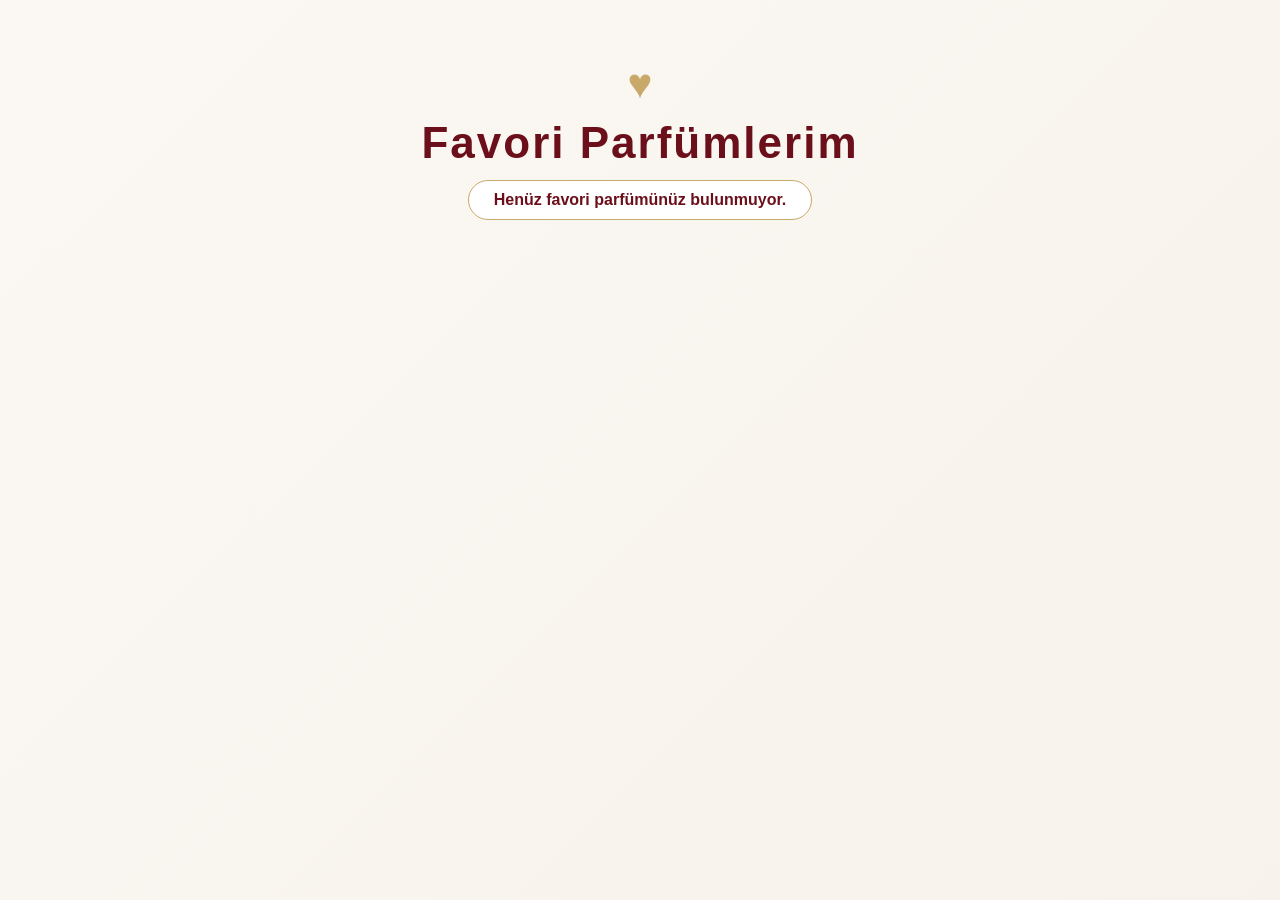
<file: html/favorites.html>
<!doctype html>
<html lang="tr">
  <head>
    <meta charset="UTF-8" />
    <meta name="viewport" content="width=device-width, initial-scale=1.0" />
    <title>Favoriler | Vianova</title>

    <link rel="stylesheet" href="../style.css" />
  </head>

  <body>
   <section class="favorites-page">

    <div class="favorites-hero">
        <div class="heart-icon">♥</div>

        <h1>Favori Parfümlerim</h1>

        <p id="favoriMesaj" class="favorites-count">
            Favoriler yükleniyor...
        </p>
    </div>

    <div id="favoriListesi" class="favorites-container"></div>

    <button id="favorileriTemizleBtn" class="clear-favorites-btn">
        Favorileri Temizle
    </button>

</section>
    <script src="../js/favorites.js"></script>
  </body>
</html>
</file>
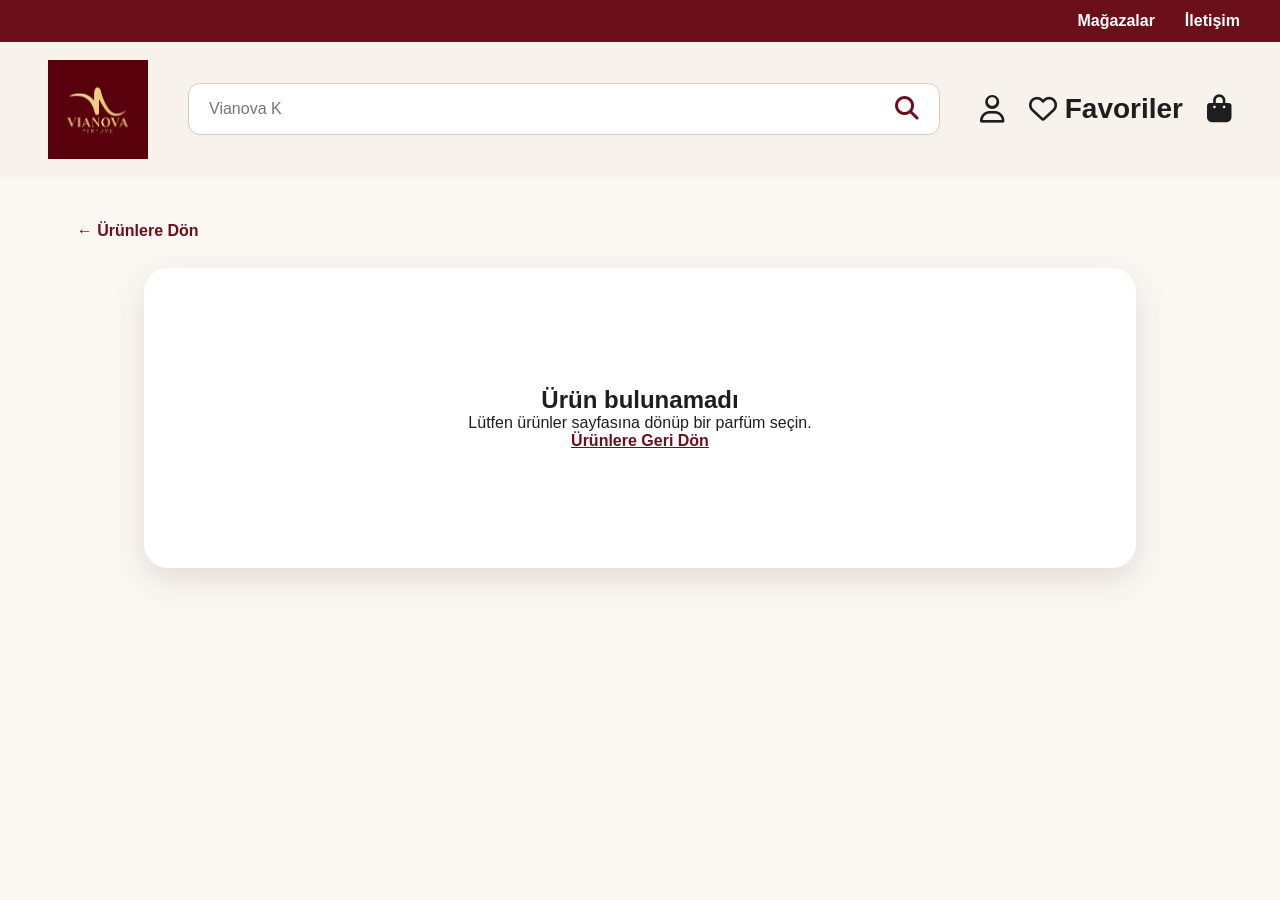
<file: html/product-detail.html>
<!DOCTYPE html>
<html lang="tr">
<head>
  <meta charset="UTF-8" />
  <meta name="viewport" content="width=device-width, initial-scale=1.0" />
  <title>Vianova | Ürün Detayı</title>
  <link rel="stylesheet" href="../style.css" />
  <link rel="stylesheet" href="https://cdnjs.cloudflare.com/ajax/libs/font-awesome/6.5.1/css/all.min.css">
</head>
<body class="product-detail-page"></body>
<header class="site-header">
  <div class="top-strip">
    <div class="top-strip-right">
      <a href="#">Mağazalar</a>
      <a href="#">İletişim</a>
    </div>
  </div>

  <div class="main-header product-header-main">
    <div class="logo-area">
      <a href="index.html">
        <img src="../images/vianovalogo.png" alt="Vianova Logo" class="site-logo">
      </a>
    </div>

    <div class="search-area">
      <input type="text" placeholder="Vianova K" class="header-search">
      <button class="search-btn">
        <i class="fa-solid fa-magnifying-glass"></i>
      </button>
    </div>

    <div class="header-icons">
      <a href="account.html" class="account-icon">
  <i class="fa-regular fa-user"></i>
</a>

      <a href="favorites.html" class="favorite-link">
        <i class="fa-regular fa-heart"></i>
        <span>Favoriler</span>
      </a>

      <a href="cart.html" class="cart-link">
        <i class="fa-solid fa-bag-shopping"></i>
      </a>
    </div>
  </div>
</header>

  <main class="detail-page">
    <a href="products.html" class="back-link">← Ürünlere Dön</a>

    <section class="detail-container" id="detailContainer">
      <!-- Ürün detayı JavaScript ile eklenecek -->
    </section>
  </main>

  <script src="../js/products.js"></script>
  <script src="../js/product-detail.js"></script>
</body>
</html>
</file>
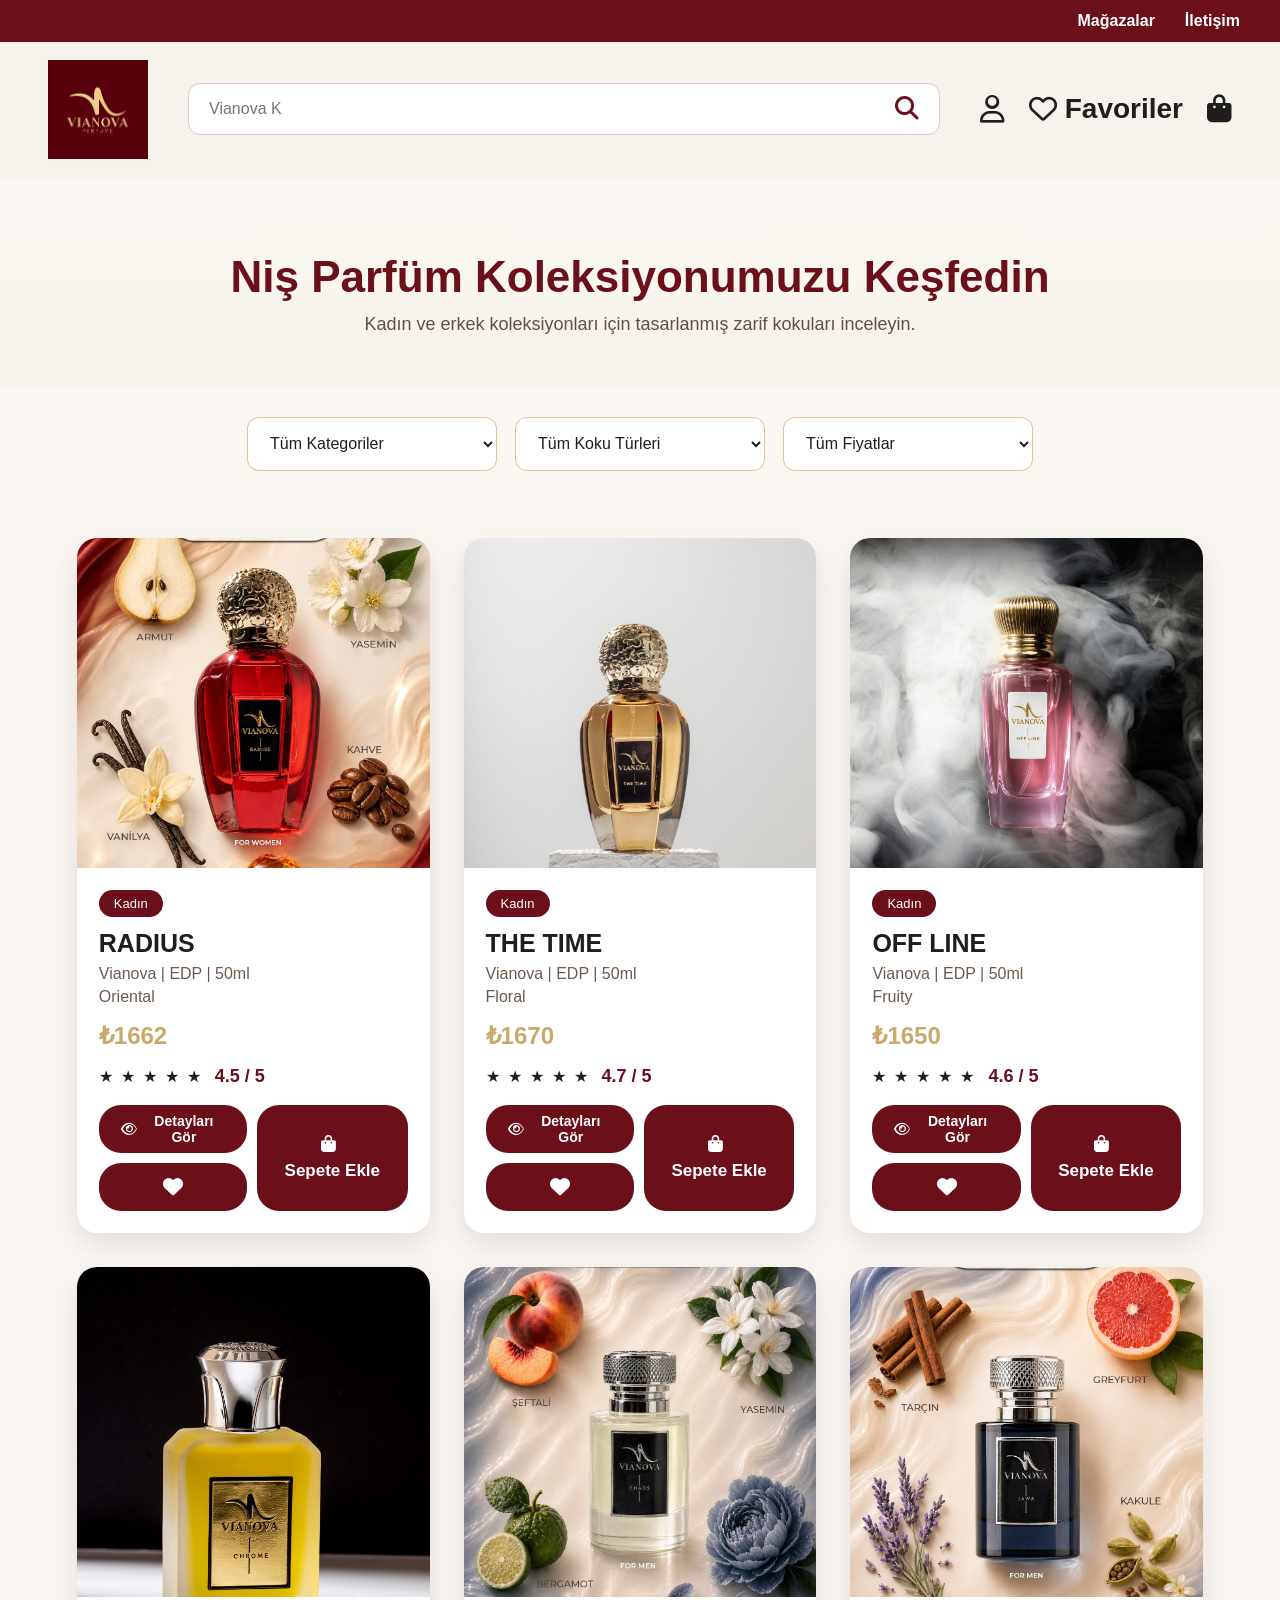
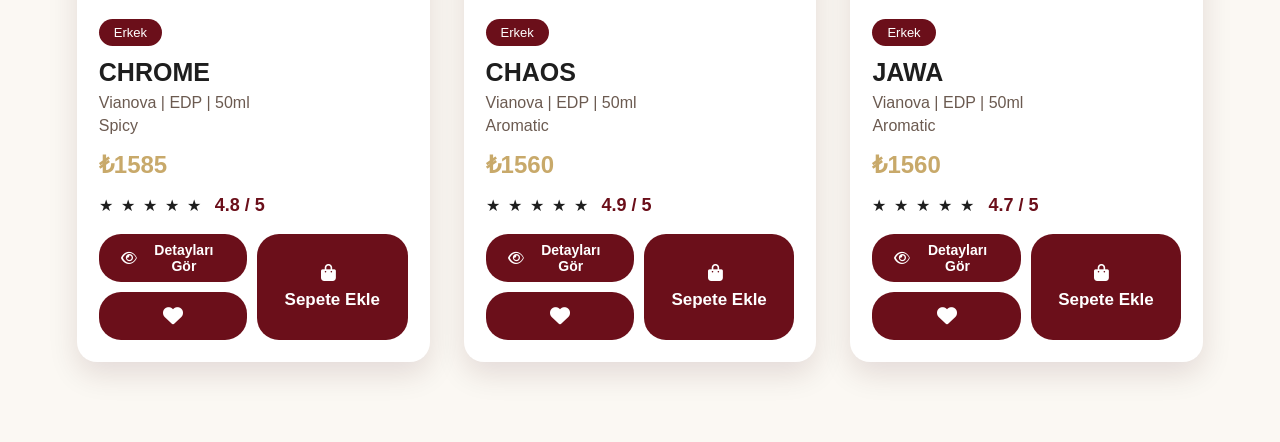
<file: html/products.html>
<!DOCTYPE html>
<html lang="en">
<head>
  <meta charset="UTF-8" />
  <meta name="viewport" content="width=device-width, initial-scale=1.0" />
  <title>Vianova | Products</title>
  <link rel="stylesheet" href="../style.css" />
  <link rel="stylesheet" href="https://cdnjs.cloudflare.com/ajax/libs/font-awesome/6.5.1/css/all.min.css">
</head>
<div id="toast"></div>
<body class="product-page">

  <header class="site-header">
  <div class="top-strip">
    <div class="top-strip-right">
      <a href="#">Mağazalar</a>
      <a href="#">İletişim</a>
    </div>
  </div>

  <div class="main-header product-header-main">
    <div class="logo-area">
      <a href="index.html">
        <img src="../images/vianovalogo.png" alt="Vianova Logo" class="site-logo">
      </a>
    </div>

    <div class="search-area">
      <input type="text" placeholder="Vianova K" class="header-search">
      <button class="search-btn">
        <i class="fa-solid fa-magnifying-glass"></i>
      </button>
    </div>

    <div class="header-icons">
      <a href="account.html" class="account-icon">
  <i class="fa-regular fa-user"></i>
</a>
      <a href="favorites.html" class="favorite-link">
        <i class="fa-regular fa-heart"></i>
        <span>Favoriler</span>
      </a>

      <a href="cart.html" class="cart-link">
        <i class="fa-solid fa-bag-shopping"></i>
      </a>
    </div>
  </div>
</header>

  <section class="products-hero">
    <h1>Niş Parfüm Koleksiyonumuzu Keşfedin</h1>
<p>Kadın ve erkek koleksiyonları için tasarlanmış zarif kokuları inceleyin.</p>
  </section>


    

   <section class="filter-section">
  <select id="categoryFilter">
    <option value="all">Tüm Kategoriler</option>
    <option value="Kadın">Kadın</option>
    <option value="Erkek">Erkek</option>
  </select>

  <select id="scentFilter">
    <option value="all">Tüm Koku Türleri</option>
    <option value="Oriental">Oryantal</option>
    <option value="Floral">Çiçeksi</option>
    <option value="Fruity">Meyveli</option>
    <option value="Spicy">Baharatlı</option>
    <option value="Aromatic">Aromatik</option>
  </select>

  <select id="priceFilter">
    <option value="all">Tüm Fiyatlar</option>
    <option value="low">₺1600 Altı</option>
    <option value="mid">₺1600 - ₺1650</option>
    <option value="high">₺1650 Üzeri</option>
  </select>
</section>

  <main class="products-container" id="productsContainer">
    <!-- Products will be displayed here with JavaScript -->
  </main>

 <script src="../js/products.js"></script>
</body>
</html>
</file>
<file: style.css>
* {
  margin: 0;
  padding: 0;
  box-sizing: border-box;
}

:root {
  --burgundy: #6b0f1a;
  --dark-burgundy: #3d0710;
  --gold: #c8a96a;
  --cream: #f7f2eb;
  --light-cream: #fbf8f3;
  --text: #1e1e1e;
}

body {
  font-family: Arial, sans-serif;
  background: var(--light-cream);
  color: var(--text);
}

.top-header {
  width: 100%;
  background: var(--light-cream);
}

.top-links {
  height: 45px;
  background: var(--burgundy);
  display: flex;
  justify-content: flex-end;
  align-items: center;
  padding: 0 60px;
  gap: 30px;
}

.top-links a {
  text-decoration: none;
  color: white;
  font-size: 17px;
}

.main-header {
  display: flex;
  align-items: center;
  gap: 35px;
  padding: 20px 50px;
  background: var(--light-cream);
}

.logo {
  min-width: 120px;
}

.logo img {
  width: 100px;
  height: auto;
  display: block;
}

.search-container {
  flex: 1;
  display: flex;
  height: 58px;
  border: 1px solid #d8cfc3;
  border-radius: 8px;
  overflow: hidden;
  background: white;
}

.search-container input {
  flex: 1;
  border: none;
  outline: none;
  padding: 0 20px;
  font-size: 18px;
  background: white;
}

.search-container button {
  width: 70px;
  border: none;
  background: white;
  font-size: 24px;
  cursor: pointer;
  color: var(--burgundy);
}

.header-icons {
  display: flex;
  gap: 28px;
  font-size: 28px;
  cursor: pointer;
}

.header-icons i:hover {
  color: var(--gold);
}

.category-menu {
  display: flex;
  justify-content: center;
  gap: 35px;
  padding-bottom: 25px;
  background: var(--light-cream);
}

.category-menu a {
  text-decoration: none;
  color: black;
  font-size: 18px;
}

.category-menu a:hover {
  color: var(--gold);
}

.category-menu a:last-child {
  color: var(--burgundy);
  font-weight: bold;
}

.hero-banner {
  position: relative;
  width: 100%;
  height: 620px;
  overflow: hidden;
}

.hero-banner img {
  width: 100%;
  height: 100%;
  object-fit: cover;
  display: block;
}

.hero-banner::before {
  content: "";
  position: absolute;
  inset: 0;
  background: rgba(0, 0, 0, 0.18);
  z-index: 1;
}

.hero-overlay {
  position: absolute;
  top: 58%;
  left: 50%;
  transform: translate(-50%, -50%);
  text-align: center;
  color: white;
  z-index: 2;
  width: 90%;
}

.hero-overlay h1 {
  font-size: 58px;
  margin-bottom: 15px;
  text-shadow: 0 4px 15px rgba(0, 0, 0, 0.45);
}

.hero-overlay p {
  font-size: 23px;
  margin-bottom: 30px;
  text-shadow: 0 2px 10px rgba(0, 0, 0, 0.45);
}

.hero-overlay button,
.hero-btn {
  padding: 15px 42px;
  border: none;
  border-radius: 30px;
  background: var(--gold);
  color: var(--burgundy);
  font-weight: bold;
  cursor: pointer;
  text-decoration: none;
  display: inline-block;
}

.hero-overlay button:hover {
  transform: translateY(-3px);
  background: #d8bb78;
}

.featured {
  padding: 100px 60px 80px;
  background: linear-gradient(to bottom, var(--cream), var(--light-cream));
  text-align: center;
}

.featured h2 {
  font-size: 40px;
  color: var(--burgundy);
}

.section-subtitle {
  color: #666;
  margin-top: 10px;
}

.featured-container {
  display: flex;
  justify-content: center;
  gap: 30px;
  margin-top: 50px;
  flex-wrap: wrap;
}

.featured-card {
  width: 300px;
  background: white;
  border-radius: 20px;
  overflow: hidden;
  box-shadow: 0 12px 30px rgba(0, 0, 0, 0.08);
  transition: 0.3s;
  border: 1px solid transparent;
}

.featured-card:hover {
  transform: translateY(-10px);
  border: 1px solid var(--gold);
}

.featured-card img {
  width: 100%;
  height: 350px;
  object-fit: cover;
  display: block;
}

.featured-card h3 {
  color: var(--burgundy);
  margin-top: 20px;
  font-size: 24px;
}

.featured-card p {
  color: #666;
  margin: 10px 0;
}

.featured-card span {
  display: block;
  color: var(--gold);
  font-size: 22px;
  font-weight: bold;
  margin-bottom: 15px;
}

.featured-card button {
  margin-bottom: 25px;
  padding: 12px 30px;
  border: none;
  background: var(--burgundy);
  color: white;
  border-radius: 30px;
  cursor: pointer;
}

.featured-card button:hover {
  background: var(--dark-burgundy);
  color: var(--gold);
}

.footer {
  background: var(--dark-burgundy);
  color: white;
  margin-top: 80px;
}

.footer-content {
  max-width: 1200px;
  margin: auto;
  padding: 50px 100px;
  display: flex;
  justify-content: space-between;
  align-items: flex-start;
}

.footer-section {
  width: 45%;
}

.contact-section {
  text-align: left;
  padding-left: 120px;
}

.footer-section h3 {
  color: var(--gold);
  margin-bottom: 20px;
  font-size: 24px;
}

.footer-section p {
  color: white;
  line-height: 1.8;
  font-size: 16px;
}
.footer-section h3 {
  color: #d8b36a;
  margin-bottom: 20px;
  font-size: 24px;
}

.footer-section p {
  color: #f7f2eb;
  line-height: 1.8;
  font-size: 16px;
}

.footer-section h3 {
  color: #d8b36a;
  margin-bottom: 20px;
  font-size: 24px;
}

.footer-section p {
  color: #f7f2eb;
  line-height: 1.8;
  font-size: 16px;
}

.footer-section i {
  margin-right: 8px;
  color: var(--gold);
}

.footer-bottom {
  border-top: 1px solid rgba(255, 255, 255, 0.2);
  text-align: center;
  padding: 20px;
  font-size: 14px;
  color: white;
}

@media (max-width: 768px) {
  .main-header {
    flex-direction: column;
    padding: 20px;
  }

  .search-container {
    width: 100%;
  }

  .category-menu {
    flex-wrap: wrap;
    gap: 18px;
    padding: 15px;
  }

  .hero-banner {
    height: 450px;
  }

  .hero-overlay h1 {
    font-size: 36px;
  }

  .hero-overlay p {
    font-size: 18px;
  }

  .footer-content {
    flex-direction: column;
    padding: 40px 30px;
    gap: 30px;
  }

  .footer-section {
    width: 100%;
  }

  .contact-section {
    padding-left: 0;
  }
}
.hero-overlay h1 {
  animation: fadeUp 1.5s ease;
}

.hero-overlay p {
  animation: fadeUp 2s ease;
}

.hero-overlay button {
  animation: fadeUp 2.5s ease;
}

@keyframes fadeUp {
  from {
    opacity: 0;
    transform: translateY(40px);
  }

  to {
    opacity: 1;
    transform: translateY(0);
  }
}
.hero-banner img {
  animation: zoomHero 15s infinite alternate ease-in-out;
}

@keyframes zoomHero {
  from {
    transform: scale(1);
  }

  to {
    transform: scale(1.08);
  }
}
.brand-story {
  padding: 80px 20px;
  text-align: center;
  background: var(--light-cream);
}

.brand-story h2 {
  font-size: 42px;
  color: var(--burgundy);
  margin-bottom: 20px;
}

.brand-story p {
  max-width: 800px;
  margin: auto;
  font-size: 20px;
  line-height: 1.9;
  color: #555;
}
.why-vianova {
  padding: 80px 20px;
  text-align: center;
  background: #f7f2eb;
}

.why-vianova h2 {
  font-size: 48px;
  color: #7b0d1e;
  margin-bottom: 60px;
}

.why-container {
  display: flex;
  justify-content: center;
  gap: 30px;
  flex-wrap: wrap;
}

.why-card {
  width: 260px;
  background: white;
  padding: 35px 25px;
  border-radius: 20px;
  box-shadow: 0 10px 25px rgba(0, 0, 0, 0.08);
  transition: 0.3s;
}

.why-card:hover {
  transform: translateY(-10px);
}

.why-card i {
  font-size: 40px;
  color: #c9a15d;
  margin-bottom: 20px;
}

.why-card h3 {
  color: #7b0d1e;
  font-size: 24px;
  margin-bottom: 15px;
}

.why-card p {
  color: #555;
  font-size: 17px;
  line-height: 1.7;
}
/* Müşteri Yorumları */

.reviews {
  padding: 100px 50px;
  text-align: center;
  background: #faf7f2;
}

.reviews h2 {
  font-size: 42px;
  color: #7b0d1e;
  margin-bottom: 60px;
}

.reviews-container {
  display: flex;
  justify-content: center;
  gap: 30px;
  flex-wrap: wrap;
}

.review-card {
  width: 320px;
  background: white;
  padding: 35px;
  border-radius: 20px;
  box-shadow: 0 10px 25px rgba(0, 0, 0, 0.08);
  transition: 0.3s;
}

.review-card:hover {
  transform: translateY(-8px);
}

.stars {
  color: #d8b36a;
  font-size: 24px;
  margin-bottom: 20px;
}

.review-card p {
  color: #555;
  line-height: 1.8;
  font-style: italic;
}

.review-card h4 {
  margin-top: 20px;
  color: #7b0d1e;
}
/* Lüks Açılış Ekranı */

#loader {
  position: fixed;
  top: 0;
  left: 0;
  width: 100%;
  height: 100vh;
  background: radial-gradient(circle, #7b0d1e, #3d0710);
  z-index: 9999;
  display: flex;
  flex-direction: column;
  justify-content: center;
  align-items: center;
  overflow: hidden;
  animation: loaderFade 4s forwards;
}

#loader::before {
  content: "";
  position: absolute;
  width: 400px;
  height: 400px;
  background: rgba(216, 179, 106, 0.12);
  filter: blur(80px);
  border-radius: 50%;
  animation: smokeMove 4s infinite alternate;
}

#loader h1 {
  color: #d8b36a;
  font-size: 90px;
  letter-spacing: 12px;
  margin-bottom: 12px;
  z-index: 2;
  animation:
    goldGlow 2s infinite alternate,
    letterOpen 2s ease;
}

#loader p {
  color: #f5efe2;
  font-size: 24px;
  letter-spacing: 5px;
  z-index: 2;
  animation: fadeText 2.5s ease;
}

@keyframes goldGlow {
  from {
    text-shadow: 0 0 10px rgba(216, 179, 106, 0.4);
  }
  to {
    text-shadow: 0 0 30px rgba(216, 179, 106, 0.9);
  }
}

@keyframes letterOpen {
  from {
    letter-spacing: 35px;
    opacity: 0;
  }
  to {
    letter-spacing: 12px;
    opacity: 1;
  }
}

@keyframes fadeText {
  from {
    opacity: 0;
    transform: translateY(20px);
  }
  to {
    opacity: 1;
    transform: translateY(0);
  }
}

@keyframes smokeMove {
  from {
    transform: translate(-120px, -80px);
  }
  to {
    transform: translate(120px, 80px);
  }
}

@keyframes loaderFade {
  0% {
    opacity: 1;
    visibility: visible;
  }
  80% {
    opacity: 1;
    visibility: visible;
  }
  100% {
    opacity: 0;
    visibility: hidden;
  }
}

/* PRODUCTS PAGE */

.products-header {
  width: 100%;
  background-color: #f7d6e6;
  padding: 18px 60px;
  box-sizing: border-box;
}

.products-navbar {
  display: flex;
  justify-content: space-between;
  align-items: center;
}

.products-logo {
  text-decoration: none;
  font-size: 34px;
  font-weight: bold;
  letter-spacing: 4px;
  color: #d46a92;
}

.products-nav-links {
  display: flex;
  gap: 28px;
}

.products-nav-links a {
  text-decoration: none;
  color: #222;
  font-size: 16px;
  font-weight: 500;
}

.products-nav-links a:hover {
  color: #d46a92;
}

.products-hero {
  text-align: center;
  padding: 70px 20px 35px;
  background: linear-gradient(135deg, #fff5f8, #f7d6e6);
}

.products-hero h1 {
  font-size: 44px;
  color: #2b1d18;
  margin-bottom: 12px;
}

.products-hero p {
  font-size: 18px;
  color: #6f5b52;
}

.filter-section {
  display: flex;
  justify-content: center;
  gap: 15px;
  padding: 30px 20px;
  flex-wrap: wrap;
  background-color: #fff;
}

.filter-section input,
.filter-section select {
  padding: 12px 15px;
  border: 1px solid #d9b8c7;
  border-radius: 8px;
  font-size: 15px;
  outline: none;
  min-width: 180px;
}

.filter-section input:focus,
.filter-section select:focus {
  border-color: #d46a92;
}

.products-container {
  width: 90%;
  margin: 30px auto 70px;
  display: grid;
  grid-template-columns: repeat(auto-fit, minmax(260px, 1fr));
  gap: 30px;
}

.product-card {
  background-color: #fff;
  border-radius: 18px;
  overflow: hidden;
  box-shadow: 0 8px 24px rgba(0, 0, 0, 0.1);
  transition: 0.3s ease;
}

.product-card:hover {
  transform: translateY(-8px);
}

.product-img {
  width: 100%;
  height: 330px;
  object-fit: cover;
  display: block;
  background-color: #f4f4f4;
}

.product-info {
  padding: 20px;
}

.category-tag {
  display: inline-block;
  background-color: #2b1d18;
  color: white;
  padding: 5px 13px;
  border-radius: 20px;
  font-size: 12px;
  margin-bottom: 10px;
}

.product-info h3 {
  font-size: 24px;
  color: #2b1d18;
  margin-bottom: 6px;
}

.brand,
.scent {
  color: #7b6b63;
  margin-bottom: 5px;
}

.price {
  font-size: 21px;
  font-weight: bold;
  color: #d46a92;
  margin: 12px 0;
}

.product-buttons {
  display: flex;
  gap: 10px;
  margin-top: 15px;
}
.no-products {
  grid-column: 1 / -1;
  text-align: center;
  font-size: 20px;
  color: #7b6b63;
}

@media (max-width: 768px) {
  .products-header {
    padding: 18px 25px;
  }

  .products-navbar {
    flex-direction: column;
    gap: 15px;
  }

  .products-nav-links {
    flex-wrap: wrap;
    justify-content: center;
    gap: 15px;
  }

  .products-hero h1 {
    font-size: 32px;
  }
}

/* PRODUCT DETAIL PAGE */

.detail-page {
  width: 90%;
  margin: 40px auto 80px;
}

.back-link {
  display: inline-block;
  margin-bottom: 25px;
  text-decoration: none;
  color: #d46a92;
  font-weight: bold;
}

.detail-container {
  display: grid;
  grid-template-columns: 1fr 1fr;
  gap: 45px;
  align-items: start;
}

.detail-images {
  width: 100%;
}

.main-detail-img {
  width: 100%;
  height: 560px;
  object-fit: cover;
  border-radius: 20px;
  box-shadow: 0 8px 24px rgba(0, 0, 0, 0.12);
}

.thumbnail-row {
  display: flex;
  gap: 15px;
  margin-top: 18px;
}

.thumbnail-row img {
  width: 110px;
  height: 110px;
  object-fit: cover;
  border-radius: 12px;
  cursor: pointer;
  border: 2px solid transparent;
  transition: 0.3s;
}

.thumbnail-row img:hover {
  border-color: #d46a92;
  transform: scale(1.04);
}

.detail-info h1 {
  font-size: 46px;
  color: #2b1d18;
  margin: 14px 0 8px;
}

.detail-brand,
.detail-scent {
  color: #7b6b63;
  font-size: 17px;
  margin-bottom: 8px;
}

.detail-price {
  font-size: 30px;
  font-weight: bold;
  color: #d46a92;
  margin: 18px 0;
}

.detail-description {
  font-size: 17px;
  line-height: 1.7;
  color: #4f433e;
  margin-bottom: 28px;
}

.notes-box {
  background-color: #fff5f8;
  padding: 25px;
  border-radius: 18px;
  margin-bottom: 28px;
}

.notes-box h3 {
  color: #2b1d18;
  font-size: 24px;
  margin-bottom: 18px;
}

.note-item {
  margin-bottom: 14px;
  color: #5c4a43;
  line-height: 1.5;
}

.note-item strong {
  display: block;
  color: #2b1d18;
  margin-bottom: 4px;
}

.detail-buttons {
  display: flex;
  gap: 15px;
}

.detail-buttons button {
  padding: 13px 22px;
  border: none;
  border-radius: 10px;
  cursor: pointer;
  font-size: 15px;
  color: white;
  background-color: #2b1d18;
  transition: 0.3s;
}

.detail-buttons button:hover {
  background-color: #d46a92;
}
.detail-error {
  text-align: center;
  padding: 80px 20px;
}

.detail-error a {
  color: #d46a92;
  font-weight: bold;
}

@media (max-width: 850px) {
  .detail-container {
    grid-template-columns: 1fr;
  }

  .main-detail-img {
    height: 430px;
  }

  .detail-info h1 {
    font-size: 36px;
  }
}
/* PRODUCT PAGES FINAL OVERRIDE */

.product-page,
.product-detail-page {
  background-color: #fffaf7;
  color: #2b1d18;
}

.product-page *,
.product-detail-page * {
  box-sizing: border-box;
}

.product-page .products-header,
.product-detail-page .products-header {
  width: 100%;
  background-color: #f7d6e6;
  padding: 18px 60px;
}

.product-page .products-navbar,
.product-detail-page .products-navbar {
  display: flex;
  justify-content: space-between;
  align-items: center;
}

.product-page .products-logo,
.product-detail-page .products-logo {
  text-decoration: none;
  font-size: 34px;
  font-weight: bold;
  letter-spacing: 4px;
  color: #d46a92;
}

.product-page .products-nav-links,
.product-detail-page .products-nav-links {
  display: flex;
  gap: 28px;
}

.product-page .products-nav-links a,
.product-detail-page .products-nav-links a {
  text-decoration: none;
  color: #222;
  font-size: 16px;
  font-weight: 500;
}

.product-page .products-nav-links a:hover,
.product-detail-page .products-nav-links a:hover {
  color: #d46a92;
}

.product-page .products-hero {
  text-align: center;
  padding: 75px 20px 40px;
  background: linear-gradient(135deg, #fff5f8, #f7d6e6);
}

.product-page .products-hero h1 {
  font-size: 44px;
  color: #2b1d18;
  margin-bottom: 12px;
}

.product-page .products-hero p {
  font-size: 18px;
  color: #6f5b52;
}

.product-page .filter-section {
  display: flex;
  justify-content: center;
  gap: 15px;
  padding: 30px 20px;
  flex-wrap: wrap;
  background-color: #fff;
}

.product-page .filter-section select {
  padding: 12px 15px;
  border: 1px solid #d9b8c7;
  border-radius: 8px;
  font-size: 15px;
  outline: none;
  min-width: 200px;
  background-color: white;
}

.product-page .products-container {
  width: 90%;
  margin: 30px auto 70px;
  display: grid;
  grid-template-columns: repeat(auto-fit, minmax(260px, 1fr));
  gap: 30px;
}

.product-page .product-card {
  background-color: #fff;
  border-radius: 18px;
  overflow: hidden;
  box-shadow: 0 8px 24px rgba(0, 0, 0, 0.1);
  transition: 0.3s ease;
}

.product-page .product-card:hover {
  transform: translateY(-8px);
}

.product-page .product-img {
  width: 100%;
  height: 330px;
  object-fit: cover;
  display: block;
  background-color: #f4f4f4;
}

.product-page .product-info {
  padding: 20px;
}

.product-page .category-tag,
.product-detail-page .category-tag {
  display: inline-block;
  background-color: #2b1d18;
  color: white;
  padding: 5px 13px;
  border-radius: 20px;
  font-size: 12px;
  margin-bottom: 10px;
}

.product-page .product-info h3 {
  font-size: 24px;
  color: #2b1d18;
  margin-bottom: 6px;
}

.product-page .brand,
.product-page .scent {
  color: #7b6b63;
  margin-bottom: 5px;
}

.product-page .price {
  font-size: 21px;
  font-weight: bold;
  color: #d46a92;
  margin: 12px 0;
}

.product-page .product-buttons {
  display: flex;
  gap: 10px;
  margin-top: 15px;
}
/* DETAIL PAGE */

.product-detail-page .detail-page {
  width: 90%;
  margin: 40px auto 80px;
}

.product-detail-page .back-link {
  display: inline-block;
  margin-bottom: 25px;
  text-decoration: none;
  color: #d46a92;
  font-weight: bold;
}

.product-detail-page .detail-container {
  display: grid;
  grid-template-columns: 1fr 1fr;
  gap: 45px;
  align-items: start;
}

.product-detail-page .main-detail-img {
  width: 100%;
  height: 560px;
  object-fit: cover;
  border-radius: 20px;
  box-shadow: 0 8px 24px rgba(0, 0, 0, 0.12);
}

.product-detail-page .thumbnail-row {
  display: flex;
  gap: 15px;
  margin-top: 18px;
}

.product-detail-page .thumbnail-row img {
  width: 110px;
  height: 110px;
  object-fit: cover;
  border-radius: 12px;
  cursor: pointer;
  border: 2px solid transparent;
  transition: 0.3s;
}

.product-detail-page .thumbnail-row img:hover {
  border-color: #d46a92;
  transform: scale(1.04);
}

.product-detail-page .detail-info h1 {
  font-size: 46px;
  color: #2b1d18;
  margin: 14px 0 8px;
}

.product-detail-page .detail-brand,
.product-detail-page .detail-scent {
  color: #7b6b63;
  font-size: 17px;
  margin-bottom: 8px;
}

.product-detail-page .detail-price {
  font-size: 30px;
  font-weight: bold;
  color: #d46a92;
  margin: 18px 0;
}

.product-detail-page .detail-description {
  font-size: 17px;
  line-height: 1.7;
  color: #4f433e;
  margin-bottom: 28px;
}

.product-detail-page .notes-box {
  background-color: #fff5f8;
  padding: 25px;
  border-radius: 18px;
  margin-bottom: 28px;
}

.product-detail-page .notes-box h3 {
  color: #2b1d18;
  font-size: 24px;
  margin-bottom: 18px;
}

.product-detail-page .note-item {
  margin-bottom: 14px;
  color: #5c4a43;
  line-height: 1.5;
}

.product-detail-page .note-item strong {
  display: block;
  color: #2b1d18;
  margin-bottom: 4px;
}

@media (max-width: 850px) {
  .product-detail-page .detail-container {
    grid-template-columns: 1fr;
  }

  .product-detail-page .main-detail-img {
    height: 430px;
  }

  .product-detail-page .detail-info h1 {
    font-size: 36px;
  }
}

@media (max-width: 768px) {
  .product-page .products-header,
  .product-detail-page .products-header {
    padding: 18px 25px;
  }

  .product-page .products-navbar,
  .product-detail-page .products-navbar {
    flex-direction: column;
    gap: 15px;
  }

  .product-page .products-nav-links,
  .product-detail-page .products-nav-links {
    flex-wrap: wrap;
    justify-content: center;
    gap: 15px;
  }

  .product-page .products-hero h1 {
    font-size: 32px;
  }
}

/* =========================
   FAVORİLER LİNKİ
   Header içindeki kalp ikonu
   ve Favoriler yazısı
========================= */

.favorite-link {
  display: flex; /* ikon ve yazıyı yan yana getirir */
  align-items: center; /* dikeyde ortalar */
  gap: 8px; /* ikon ile yazı arası boşluk */

  text-decoration: none; /* link alt çizgisini kaldırır */
  color: inherit; /* mevcut yazı rengini kullanır */

  font-weight: 600; /* yazıyı biraz kalınlaştırır */

  transition: 0.3s;
}

/* Fare üzerine gelince */

.favorite-link:hover {
  color: var(--burgundy);
}

/* Kalp ikonu boyutu */

.favorite-link i {
  font-size: 22px;
}

/* Kalp ikonuna hover efekti */

.favorite-link:hover i {
  transform: scale(1.2);
  color: var(--burgundy);
}

/* QUIZ POPUP */
.quiz-popup {
   position: fixed !important;
  top: 10px !important;
  left: 10px !important;
  width: 300px !important;
  z-index: 9999 !important;
  width: 300px !important;
  background: var(--cream) !important;
  color: var(--burgundy) !important;
  padding: 20px !important;
  border-radius: 18px !important;
  border: 2px solid var(--gold) !important;
  display: none;
}

.quiz-box {
  width: 90%;
  max-width: 500px;

  max-height: 85vh;
  overflow-y: auto;

  background: var(--cream);

  border-radius: 20px;

  padding: 30px;

  position: relative;

  animation: popupShow 0.3s ease;
}

@keyframes popupShow {
  from {
    opacity: 0;
    transform: scale(0.9);
  }

  to {
    opacity: 1;
    transform: scale(1);
  }
}

.quiz-option input {
  display: none !important;
}

.quiz-option span {
  display: block !important;
  padding: 8px 12px !important;
  background: white !important;
  border: 2px solid var(--gold) !important;
  border-radius: 9px !important;
  font-size: 14px !important;
}

.quiz-option input:checked + span {
  background: var(--burgundy) !important;
  color: white !important;
}
#quizModal {
  display: none;
}

#quizModal.active {
  display: flex;
}

.quiz-popup button {
  background: var(--burgundy);
  color: var(--cream);
  border: 2px solid var(--gold);
  padding: 12px 28px;
  border-radius: 30px;
  font-weight: 700;
  letter-spacing: 1px;
  cursor: pointer;
  box-shadow: 0 8px 18px rgba(0, 0, 0, 0.18);
  transition: 0.3s;
}

.quiz-popup button:hover {
  background: var(--dark-burgundy);
  color: var(--cream);
  transform: translateY(-2px);
}

#quizResult {
  margin-top: 18px;
  padding: 18px;
  background: var(--burgundy);
  color: var(--cream);
  border: 2px solid var(--gold);
  border-radius: 16px;
  text-align: center;
  box-shadow: 0 8px 20px rgba(0, 0, 0, 0.12);
}

#quizResult h3 {
  color: var(--gold);
  margin-bottom: 10px;
  font-weight: bold;
}

#quizResult strong {
  display: inline-block;
  color: var(--cream);
  margin: 6px 0;
  font-size: 16px;
}

.quiz-popup {
  transition: 0.3s ease;
}

.quiz-popup:hover {
  transform: translateY(-8px) scale(1.05);
  box-shadow: 0 18px 35px rgba(0, 0, 0, 0.25);
}
#showResultBtn {
  background: var(--burgundy);
  color: var(--cream);
  border: 2px solid var(--gold);
  padding: 12px 20px;
  border-radius: 12px;
  font-weight: bold;
  cursor: pointer;
}

#showResultBtn:hover {
  background: var(--dark-burgundy);
}
.close-btn {
  position: absolute;

  top: 15px;
  right: 15px;

  width: 38px;
  height: 38px;

  border: 2px solid var(--gold);

  border-radius: 50%;

  background: var(--burgundy);

  color: var(--cream);

  font-size: 16px;
  font-weight: bold;

  cursor: pointer;

  transition: 0.3s ease;

  box-shadow: 0 4px 12px rgba(0, 0, 0, 0.15);
}

.close-btn:hover {
  background: var(--gold);

  color: var(--burgundy);

  transform: rotate(90deg) scale(1.1);

  box-shadow: 0 8px 18px rgba(0, 0, 0, 0.2);
}
.quiz-modal {
  display: none;

  position: fixed;
  top: 0;
  left: 0;

  width: 100%;
  height: 100%;

  background: rgba(0, 0, 0, 0.6);

  z-index: 99999;

  justify-content: center;
  align-items: center;
}

/* PRODUCT PAGE - VIANOVA THEME */

.product-page {
  background-color: var(--light-cream);
  color: var(--text);
}

.product-page * {
  box-sizing: border-box;
}

.product-page .products-header {
  width: 100%;
  background-color: var(--cream);
  padding: 28px 60px;
  border-bottom: 1px solid rgba(200, 169, 106, 0.35);
}

.product-page .products-navbar {
  display: flex;
  justify-content: space-between;
  align-items: center;
}

.product-page .products-logo {
  text-decoration: none;
  font-size: 36px;
  font-weight: 800;
  letter-spacing: 6px;
  color: var(--burgundy);
}

.product-page .products-nav-links {
  display: flex;
  gap: 34px;
}

.product-page .products-nav-links a {
  text-decoration: none;
  color: var(--text);
  font-size: 17px;
  font-weight: 500;
}

.product-page .products-nav-links a:hover {
  color: var(--burgundy);
}

.product-page .products-hero {
  text-align: center;
  padding: 75px 20px 50px;
  background: linear-gradient(180deg, var(--light-cream), var(--cream));
}

.product-page .products-hero h1 {
  font-size: 44px;
  color: var(--burgundy);
  margin-bottom: 12px;
  font-weight: 800;
}

.product-page .products-hero p {
  font-size: 18px;
  color: #5f5148;
}

.product-page .filter-section {
  display: flex;
  justify-content: center;
  align-items: center;
  gap: 18px;
  padding: 32px 20px;
  flex-wrap: wrap;
  background-color: var(--light-cream);
}

.product-page .filter-section select {
  min-width: 250px;
  height: 54px;
  padding: 0 18px;
  border: 1px solid rgba(200, 169, 106, 0.65);
  border-radius: 12px;
  background-color: #fff;
  color: var(--text);
  font-size: 16px;
  outline: none;
}

.product-page .filter-section select:focus {
  border-color: var(--burgundy);
}

.product-page .products-container {
  width: 88%;
  margin: 35px auto 80px;
  display: grid;
  grid-template-columns: repeat(auto-fit, minmax(270px, 1fr));
  gap: 34px;
}

.product-page .product-card {
  background-color: #fff;
  border-radius: 20px;
  overflow: hidden;
  box-shadow: 0 12px 30px rgba(61, 7, 16, 0.12);
  transition: 0.3s ease;
}

.product-page .product-card:hover {
  transform: translateY(-8px);
}

.product-page .product-img {
  width: 100%;
  height: 330px;
  object-fit: cover;
  display: block;
}

.product-page .product-info {
  padding: 22px;
}

.product-page .category-tag {
  display: inline-block;
  background-color: var(--burgundy);
  color: white;
  padding: 6px 15px;
  border-radius: 20px;
  font-size: 13px;
  margin-bottom: 12px;
}

.product-page .product-info h3 {
  font-size: 25px;
  color: var(--text);
  margin-bottom: 7px;
  font-weight: 800;
}

.product-page .brand,
.product-page .scent {
  color: #6b5a50;
  margin-bottom: 5px;
  font-size: 16px;
}

.product-page .price {
  color: var(--gold);
  font-size: 24px;
  font-weight: 800;
  margin: 16px 0;
}

.product-page .product-buttons {
  margin-top: 18px;
}

.product-page .product-buttons button {
  padding: 12px 22px;
  border: none;
  border-radius: 22px;
  background-color: var(--burgundy);
  color: white;
  cursor: pointer;
  font-weight: 600;
  transition: 0.3s;
}

.product-page .product-buttons button:hover {
  background-color: var(--gold);
  color: var(--dark-burgundy);
}

.product-page .no-products {
  grid-column: 1 / -1;
  text-align: center;
  font-size: 20px;
  color: var(--burgundy);
}

@media (max-width: 768px) {
  .product-page .products-header {
    padding: 22px 25px;
  }

  .product-page .products-navbar {
    flex-direction: column;
    gap: 16px;
  }

  .product-page .products-nav-links {
    flex-wrap: wrap;
    justify-content: center;
    gap: 18px;
  }

  .product-page .products-hero h1 {
    font-size: 32px;
  }

  .product-page .products-container {
    width: 92%;
  }
}

/* PRODUCT DETAIL PAGE - VIANOVA THEME */

.product-detail-page {
  background-color: var(--light-cream);
  color: var(--text);
}

.product-detail-page * {
  box-sizing: border-box;
}

.product-detail-page .products-header {
  width: 100%;
  background-color: var(--cream);
  padding: 28px 60px;
  border-bottom: 1px solid rgba(200, 169, 106, 0.35);
}

.product-detail-page .products-navbar {
  display: flex;
  justify-content: space-between;
  align-items: center;
}

.product-detail-page .products-logo {
  text-decoration: none;
  font-size: 36px;
  font-weight: 800;
  letter-spacing: 6px;
  color: var(--burgundy);
}

.product-detail-page .products-nav-links {
  display: flex;
  gap: 34px;
}

.product-detail-page .products-nav-links a {
  text-decoration: none;
  color: var(--text);
  font-size: 17px;
  font-weight: 500;
}

.product-detail-page .products-nav-links a:hover {
  color: var(--burgundy);
}

.product-detail-page .detail-page {
  width: 88%;
  margin: 45px auto 90px;
}

.product-detail-page .back-link {
  display: inline-block;
  margin-bottom: 28px;
  text-decoration: none;
  color: var(--burgundy);
  font-weight: 700;
  font-size: 16px;
}

.product-detail-page .detail-container {
  display: grid;
  grid-template-columns: 1fr 1fr;
  gap: 55px;
  align-items: start;
  background-color: #fff;
  padding: 38px;
  border-radius: 24px;
  box-shadow: 0 12px 35px rgba(61, 7, 16, 0.12);
}

.product-detail-page .detail-images {
  width: 100%;
}

.product-detail-page .main-detail-img {
  width: 100%;
  height: 560px;
  object-fit: cover;
  border-radius: 22px;
  display: block;
}

.product-detail-page .thumbnail-row {
  display: flex;
  gap: 16px;
  margin-top: 18px;
}

.product-detail-page .thumbnail-row img {
  width: 110px;
  height: 110px;
  object-fit: cover;
  border-radius: 14px;
  cursor: pointer;
  border: 2px solid transparent;
  transition: 0.3s ease;
}

.product-detail-page .thumbnail-row img:hover {
  border-color: var(--gold);
  transform: scale(1.04);
}

.product-detail-page .category-tag {
  display: inline-block;
  background-color: var(--burgundy);
  color: white;
  padding: 6px 15px;
  border-radius: 20px;
  font-size: 13px;
  margin-bottom: 14px;
}

.product-detail-page .detail-info h1 {
  font-size: 48px;
  color: var(--burgundy);
  margin: 10px 0 10px;
  font-weight: 800;
  letter-spacing: 1px;
}

.product-detail-page .detail-brand,
.product-detail-page .detail-scent {
  color: #6b5a50;
  font-size: 17px;
  margin-bottom: 8px;
}

.product-detail-page .detail-price {
  color: var(--gold);
  font-size: 32px;
  font-weight: 800;
  margin: 20px 0;
}

.product-detail-page .detail-description {
  font-size: 17px;
  line-height: 1.8;
  color: #3f3630;
  margin-bottom: 30px;
}

.product-detail-page .notes-box {
  background-color: var(--cream);
  padding: 26px;
  border-radius: 20px;
  border: 1px solid rgba(200, 169, 106, 0.35);
}

.product-detail-page .notes-box h3 {
  color: var(--burgundy);
  font-size: 25px;
  margin-bottom: 20px;
}

.product-detail-page .note-item {
  margin-bottom: 16px;
  color: #4f433e;
  line-height: 1.6;
}

.product-detail-page .note-item strong {
  display: block;
  color: var(--dark-burgundy);
  margin-bottom: 5px;
}

.product-detail-page .detail-error {
  text-align: center;
  padding: 80px 20px;
}

.product-detail-page .detail-error a {
  color: var(--burgundy);
  font-weight: bold;
}

@media (max-width: 900px) {
  .product-detail-page .detail-container {
    grid-template-columns: 1fr;
    padding: 25px;
  }

  .product-detail-page .main-detail-img {
    height: 430px;
  }

  .product-detail-page .detail-info h1 {
    font-size: 36px;
  }
}

@media (max-width: 768px) {
  .product-detail-page .products-header {
    padding: 22px 25px;
  }

  .product-detail-page .products-navbar {
    flex-direction: column;
    gap: 16px;
  }

  .product-detail-page .products-nav-links {
    flex-wrap: wrap;
    justify-content: center;
    gap: 18px;
  }

  .product-detail-page .detail-page {
    width: 92%;
  }
}

:root {
  --burgundy: #6b0f1a;
  --dark-burgundy: #3d0710;
  --gold: #c8a96a;
  --cream: #f7f2eb;
  --light-cream: #fbf8f3;
  --text: #1e1e1e;
  --soft-pink: #ead3dc;
}

.site-header {
  width: 100%;
  background: var(--light-cream);
}

.top-strip {
  background: var(--burgundy);
  color: white;
  padding: 12px 40px;
  display: flex;
  justify-content: flex-end;
  align-items: center;
}

.top-strip-right {
  display: flex;
  gap: 30px;
}

.top-strip a {
  color: white;
  text-decoration: none;
  font-weight: 600;
}

.main-header {
  display: flex;
  align-items: center;
  justify-content: space-between;
  padding: 18px 48px;
  background: var(--cream);
  gap: 20px;
}

.logo-area {
  flex-shrink: 0;
}

.site-logo {
  width: 100px;
  height: auto;
  display: block;
}

.search-area {
  flex: 1;
  display: flex;
  align-items: center;
  background: white;
  border: 1px solid #d7c7c7;
  border-radius: 12px;
  overflow: hidden;
  max-width: 900px;
  margin: 0 20px;
}

.header-search {
  flex: 1;
  border: none;
  outline: none;
  padding: 16px 20px;
  font-size: 16px;
  background: transparent;
}

.search-btn {
  border: none;
  background: transparent;
  padding: 0 20px;
  font-size: 24px;
  cursor: pointer;
  color: var(--burgundy);
}

.header-icons {
  display: flex;
  align-items: center;
  gap: 22px;
  font-size: 26px;
  color: var(--text);
}

.main-nav {
  display: flex;
  justify-content: center;
  gap: 55px;
  padding: 18px 20px;
  background: var(--cream);
  border-top: 1px solid #e4d9d9;
}

.main-nav a {
  text-decoration: none;
  color: var(--text);
  font-size: 18px;
  font-weight: 500;
}

.main-nav a:hover {
  color: var(--burgundy);
}

/* HEADER ICONS SAME AS HOME */

.header-icons {
  display: flex;
  align-items: center;
  gap: 24px;
}

.header-icons i {
  font-size: 28px;
  color: var(--text);
  cursor: pointer;
}

.header-icons a {
  text-decoration: none;
  color: var(--text);
}

.favorite-link {
  display: flex;
  align-items: center;
  gap: 8px;
  font-size: 28px;
  font-weight: 800;
}

.favorite-link span {
  font-size: 28px;
  font-weight: 800;
}

.cart-link {
  display: flex;
  align-items: center;
}

.header-icons i:hover,
.favorite-link:hover,
.cart-link:hover {
  color: var(--burgundy);
} /* ACCOUNT PAGE */

.account-page {
  background-color: var(--light-cream);
  color: var(--text);
}

.account-page * {
  box-sizing: border-box;
}

.account-main {
  width: 100%;
  min-height: calc(100vh - 180px);
  display: flex;
  justify-content: center;
  align-items: center;
  padding: 60px 20px;
  background: linear-gradient(180deg, var(--light-cream), var(--cream));
}

.account-card {
  width: 88%;
  max-width: 1100px;
  display: grid;
  grid-template-columns: 1fr 1fr;
  background-color: #fff;
  border-radius: 28px;
  overflow: hidden;
  box-shadow: 0 16px 40px rgba(61, 7, 16, 0.14);
}

.account-left {
  background: linear-gradient(135deg, var(--burgundy), var(--dark-burgundy));
  color: white;
  padding: 70px 55px;
  display: flex;
  flex-direction: column;
  justify-content: center;
}

.account-left h1 {
  font-size: 42px;
  margin-bottom: 18px;
  color: white;
}

.account-left p {
  font-size: 18px;
  line-height: 1.7;
  color: #f7e9dd;
}

.account-form-box {
  padding: 50px;
}

.account-tabs {
  display: flex;
  background-color: var(--cream);
  border-radius: 30px;
  padding: 6px;
  margin-bottom: 32px;
}

.tab-btn {
  flex: 1;
  border: none;
  background: transparent;
  padding: 13px;
  border-radius: 25px;
  cursor: pointer;
  font-size: 16px;
  font-weight: 700;
  color: var(--dark-burgundy);
}

.tab-btn.active {
  background-color: var(--burgundy);
  color: white;
}

.account-form {
  display: none;
}

.account-form.active {
  display: block;
}

.account-form h2 {
  color: var(--burgundy);
  font-size: 30px;
  margin-bottom: 24px;
}

.account-form label {
  display: block;
  margin-bottom: 8px;
  color: var(--text);
  font-weight: 600;
}

.account-form input {
  width: 100%;
  height: 52px;
  padding: 0 16px;
  border: 1px solid rgba(200, 169, 106, 0.65);
  border-radius: 12px;
  margin-bottom: 18px;
  outline: none;
  font-size: 15px;
}

.account-form input:focus {
  border-color: var(--burgundy);
}

.account-submit {
  width: 100%;
  height: 52px;
  border: none;
  border-radius: 26px;
  background-color: var(--burgundy);
  color: white;
  font-size: 16px;
  font-weight: 700;
  cursor: pointer;
  margin-top: 8px;
  transition: 0.3s;
}

.account-submit:hover {
  background-color: var(--gold);
  color: var(--dark-burgundy);
}

.form-message {
  margin-top: 16px;
  font-weight: 600;
}

.form-message.success {
  color: #277a3e;
}

.form-message.error {
  color: #b00020;
}

.account-icon {
  text-decoration: none;
  color: var(--text);
  display: flex;
  align-items: center;
}

.account-icon:hover {
  color: var(--burgundy);
}

@media (max-width: 850px) {
  .account-card {
    grid-template-columns: 1fr;
  }

  .account-left {
    padding: 45px 35px;
    text-align: center;
  }

  .account-left h1 {
    font-size: 32px;
  }

  .account-form-box {
    padding: 35px 25px;
  }
}
.detail-btn {
 width:100%;
    height:50px;
    display:flex;
    align-items:center;
    justify-content:center;
    font-size:14px;
    font-weight:600;
}

.detail-btn:hover {
  background: var(--dark-burgundy);
  color: var(--gold);
}

/* FAVORİLER SAYFASI */
.favorites-page {
  min-height: 100vh;
  padding: 60px 40px;
  background: linear-gradient(135deg, var(--light-cream), var(--cream));
}

.favorites-hero {
  text-align: center;
  margin-bottom: 45px;
}

.heart-icon {
  color: var(--gold);
  font-size: 42px;
  margin-bottom: 10px;
}

.favorites-hero h1 {
  font-size: 44px;
  color: var(--burgundy);
  letter-spacing: 2px;
  margin-bottom: 12px;
}

.favorites-count {
  display: inline-block;
  background: white;
  color: var(--burgundy);
  padding: 10px 25px;
  border: 1px solid var(--gold);
  border-radius: 30px;
  font-weight: 600;
}

.favorites-container {
  width: 92%;
  margin: 0 auto 45px;
  display: grid;
  grid-template-columns: repeat(auto-fit, minmax(280px, 320px));
  justify-content: center;
  gap: 35px;
}

.favorite-card {
  background: white;
  border-radius: 26px;
  overflow: hidden;
  border: 6px solid var(--gold);
  box-shadow: 0 15px 40px rgba(0, 0, 0, 0.12);
  transition: 0.3s;
}

.favorite-card:hover {
  transform: translateY(-10px) scale(1.02);
  box-shadow: 0 20px 45px rgba(0, 0, 0, 0.18);
}

.favorite-image-box {
  position: relative;
}

.favorite-image-box img {
  width: 100%;
  height: 310px;
  object-fit: cover;
  display: block;
}

.favorite-badge {
  position: absolute;
  top: 18px;
  right: 18px;
  width: 50px;
  height: 50px;
  background: white;
  color: var(--burgundy);
  border: 2px solid var(--gold);
  border-radius: 50%;
  display: flex;
  align-items: center;
  justify-content: center;
  font-size: 22px;
  font-weight: bold;
  box-shadow: 0 5px 15px rgba(0, 0, 0, 0.18);
}

.favorite-info {
  padding: 24px 20px 28px;
  text-align: center;
}

.favorite-info h3 {
  color: var(--burgundy);
  font-size: 26px;
  letter-spacing: 1px;
  margin-bottom: 8px;
}

.favorite-info p {
  color: #6f5b52;
  margin: 6px 0;
}

.favorite-scent {
  display: inline-block;
  padding: 5px 16px;
  border: 1px solid var(--gold);
  border-radius: 20px;
  font-size: 13px;
  color: var(--burgundy);
  margin-top: 8px;
}

.favorite-price {
  display: block;
  color: var(--gold);
  font-size: 24px;
  font-weight: bold;
  margin: 18px 0;
}
.clear-favorites-btn {
  background: var(--burgundy);
  color: white;
  border: none;
  padding: 12px 28px;
  border-radius: 30px;
  font-weight: bold;
  cursor: pointer;
  transition: 0.3s;
}
.clear-favorites-btn:hover {
  background: var(--dark-burgundy);
  color: var(--gold);
  transform: translateY(-2px);
}

.clear-favorites-btn {
  display: block;
  margin: 0 auto;
  border: 2px solid var(--gold);
}
.favorite-btn {
  width: 100%;

  margin-top: 12px;

  background: var(--gold);

  color: white;

  border: 2px solid var(--gold);

  border-radius: 25px;

  padding: 12px;

  font-weight: 700;

  cursor: pointer;

  transition: 0.3s;

  display: flex;

  align-items: center;
  
  justify-content: center;
  
  gap: 8px;
}
.favorite-btn:hover {
  background: var(--burgundy);

  color: var(--gold);

  transform: translateY(-2px);
}
.favorite-btn i {
  margin-right: 8px;
}

/* ÜRÜN KARTI BUTON DÜZENİ */

.product-buttons {
  display: flex;
  gap: 12px;
  margin-top: 18px;
  width: 100%;
}

.top-product-buttons {
  width: 48%;
  display: flex;
  flex-direction: column;
  gap: 10px;
}

.details-btn,
.favorite-icon-btn {
  width: 100%;
  height: 48px;
  background: var(--burgundy);
  color: white;
  border: none;
  border-radius: 24px;
  font-size: 14px;
  font-weight: bold;
  cursor: pointer;

  display: flex;
  align-items: center;
  justify-content: center;
  gap: 6px;
}

.favorite-icon-btn {
  font-size: 20px;
}

.cart-btn {
  flex: 1;
  min-height: 106px;
  background: var(--burgundy);
  color: white;
  border: none;
  border-radius: 24px;
  font-size: 17px;
  font-weight: bold;
  cursor: pointer;

  display: flex;
  flex-direction: column;
  align-items: center;
  justify-content: center;
  gap: 9px;
}

.details-btn:hover,
.favorite-icon-btn:hover{
    background:var(--gold);
    color:white;
}

.cart-btn:hover{
    background:#b84b5a;
}




.detail-feedback-section {
    margin-top: 35px;
    display: flex;
    flex-direction: column;
    gap: 24px;
}

.detail-review-card,
.detail-comments-card {
    background: var(--light-cream);
    border: 1px solid #eadfce;
    border-radius: 22px;
    padding: 28px;
    box-shadow: 0 8px 24px rgba(61, 7, 16, 0.06);
}

.detail-review-card h3,
.detail-comments-card h3 {
    font-size: 30px;
    color: var(--burgundy);
    margin-bottom: 10px;
}

.detail-review-card p {
    color: #5a5a5a;
    margin-bottom: 18px;
    font-size: 16px;
}

.rating-area {
    margin-top: 10px;
}

.comment-form {
    display: flex;
    flex-direction: column;
    gap: 14px;
    margin-bottom: 24px;
}

.comment-form textarea {
    width: 100%;
    min-height: 130px;
    resize: vertical;
    padding: 16px 18px;
    border: 1px solid #dcccb8;
    border-radius: 16px;
    background: #fff;
    font-size: 15px;
    outline: none;
    box-sizing: border-box;
}

.comment-form textarea:focus {
    border-color: var(--gold);
}

.comment-submit-btn {
    align-self: flex-start;
    background: var(--burgundy);
    color: white;
    border: none;
    border-radius: 999px;
    padding: 12px 24px;
    font-size: 15px;
    font-weight: 600;
    cursor: pointer;
    transition: 0.25s ease;
}

.comment-submit-btn:hover {
    background: var(--dark-burgundy);
    transform: translateY(-1px);
}

.comments-list {
    display: flex;
    flex-direction: column;
    gap: 16px;
}

.comment-item {
    background: #fff;
    border: 1px solid #eadfce;
    border-radius: 16px;
    padding: 18px;
    color: var(--text);
    line-height: 1.6;
}

.comment-item p {
    margin: 0;
}

.no-comment-text {
    color: #777;
    font-style: italic;
}

.review-section {
    margin-top: 32px;
    display: flex;
    flex-direction: column;
    gap: 24px;
}

.rating-section,
.comment-section {
    background: #fbf8f3;
    border: 1px solid #eadfce;
    border-radius: 24px;
    padding: 28px;
    box-shadow: 0 8px 24px rgba(61, 7, 16, 0.06);
}

.rating-section h3,
.comment-section h3 {
    margin: 0 0 10px 0;
    font-size: 28px;
    color: #6b0f1a;
}

.comment-subtitle {
    margin: 0 0 18px 0;
    color: #6f6258;
    font-size: 15px;
}

.rating-box {
    display: flex;
    align-items: center;
    gap: 14px;
    flex-wrap: wrap;
}

.rating-stars {
    display: flex;
    gap: 8px;
}

.rating-star {
    font-size: 30px;
    color: #d8c39a;
    cursor: pointer;
    transition: 0.2s ease;
}

.rating-star.active {
    color: #c8a96a;
}

.rating-star:hover {
    transform: scale(1.08);
    color: #c8a96a;
}

.rating-score {
    font-size: 20px;
    font-weight: 700;
    color: #6b0f1a;
}

.comment-form {
    display: flex;
    flex-direction: column;
    gap: 14px;
}

.comment-form textarea {
    width: 100%;
    min-height: 140px;
    padding: 16px 18px;
    border: 1px solid #dbcdb8;
    border-radius: 18px;
    background: #fff;
    font-size: 16px;
    resize: vertical;
    outline: none;
    box-sizing: border-box;
}

.comment-form textarea:focus {
    border-color: #c8a96a;
    box-shadow: 0 0 0 3px rgba(200, 169, 106, 0.15);
}

.comment-submit-btn {
    align-self: flex-start;
    border: none;
    border-radius: 999px;
    background: #6b0f1a;
    color: white;
    padding: 12px 24px;
    font-size: 15px;
    font-weight: 600;
    cursor: pointer;
    transition: 0.2s ease;
}

.comment-submit-btn:hover {
    background: #3d0710;
}

.comments-list {
    margin-top: 18px;
    display: flex;
    flex-direction: column;
    gap: 14px;
}

.comment-item {
    background: white;
    border: 1px solid #eadfce;
    border-radius: 18px;
    padding: 16px 18px;
}

.comment-item p {
    margin: 0;
    color: #2d2d2d;
    line-height: 1.6;
}

.comment-empty {
    margin: 8px 0 0 0;
    color: #7a6d62;
    font-style: italic;
}

/* DETAIL REVIEW FINAL */

.review-section {
  width: 88%;
  margin: 0 auto 80px;
  display: flex;
  flex-direction: column;
  gap: 24px;
}

.rating-section,
.comment-section {
  background: var(--light-cream);
  border: 1px solid rgba(200, 169, 106, 0.35);
  border-radius: 24px;
  padding: 28px;
  box-shadow: 0 8px 24px rgba(61, 7, 16, 0.08);
}

.rating-section h3,
.comment-section h3 {
  margin: 0 0 10px;
  font-size: 28px;
  color: var(--burgundy);
}

.comment-subtitle {
  margin: 0 0 18px;
  color: #6f6258;
  font-size: 15px;
}

.rating-box {
  display: flex;
  align-items: center;
  gap: 14px;
  flex-wrap: wrap;
}

.rating-stars {
  display: flex;
  gap: 8px;
}

.rating-star {
  border: none;
  background: transparent;
  color: #d8c39a;
  font-size: 31px;
  cursor: pointer;
  padding: 0;
  transition: 0.2s ease;
}

.rating-star.active {
  color: var(--gold);
}

.rating-star:hover {
  transform: scale(1.1);
  color: var(--gold);
}

.rating-score {
  font-size: 18px;
  font-weight: 700;
  color: var(--burgundy);
}

.comment-form {
  display: flex;
  flex-direction: column;
  gap: 14px;
}

.comment-form textarea {
  width: 100%;
  min-height: 140px;
  padding: 16px 18px;
  border: 1px solid rgba(200, 169, 106, 0.55);
  border-radius: 18px;
  background: #fff;
  font-size: 16px;
  resize: vertical;
  outline: none;
  font-family: inherit;
}

.comment-form textarea:focus {
  border-color: var(--gold);
  box-shadow: 0 0 0 3px rgba(200, 169, 106, 0.16);
}

.comment-submit-btn {
  align-self: flex-start;
  border: none;
  border-radius: 999px;
  background: var(--burgundy);
  color: white;
  padding: 12px 26px;
  font-size: 15px;
  font-weight: 700;
  cursor: pointer;
  transition: 0.2s ease;
}

.comment-submit-btn:hover {
  background: var(--dark-burgundy);
  transform: translateY(-1px);
}

.comments-list {
  margin-top: 20px;
  display: flex;
  flex-direction: column;
  gap: 14px;
}

.comment-item {
  background: white;
  border: 1px solid rgba(200, 169, 106, 0.3);
  border-radius: 18px;
  padding: 16px 18px;
}

.comment-item p {
  margin: 0;
  color: var(--text);
  line-height: 1.6;
}

.comment-empty {
  margin: 8px 0 0;
  color: #7a6d62;
  font-style: italic;
} 


/* DETAIL REVIEW COMPACT BOTTOM FIX */

#detailContainer {
  display: block !important;
}

.product-detail-page .detail-container {
  width: 88%;
  max-width: 1200px;
  margin: 0 auto 28px;
  display: grid;
  grid-template-columns: 1fr 1fr;
  gap: 55px;
  align-items: start;
  background-color: #fff;
  padding: 38px;
  border-radius: 24px;
  box-shadow: 0 12px 35px rgba(61, 7, 16, 0.12);
}

.product-detail-page .review-section.compact-review {
  width: 88%;
  max-width: 1200px;
  margin: 0 auto 80px;
  display: grid;
  grid-template-columns: 0.75fr 1.25fr;
  gap: 22px;
}

.product-detail-page .compact-review .rating-section,
.product-detail-page .compact-review .comment-section {
  background: var(--cream);
  border: 1px solid rgba(200, 169, 106, 0.35);
  border-radius: 18px;
  padding: 20px 22px;
  box-shadow: 0 8px 22px rgba(61, 7, 16, 0.06);
}

.product-detail-page .compact-review h3 {
  font-size: 22px;
  color: var(--burgundy);
  margin: 0 0 6px;
}

.product-detail-page .compact-review .comment-subtitle {
  font-size: 14px;
  color: #6f6258;
  margin: 0 0 14px;
}

.product-detail-page .compact-review .rating-box {
  display: flex;
  align-items: center;
  gap: 12px;
}

.product-detail-page .compact-review .rating-stars {
  display: flex;
  gap: 4px;
}

.product-detail-page .compact-review .rating-star {
  border: none;
  background: transparent;
  color: #d8c39a;
  font-size: 24px;
  cursor: pointer;
  padding: 0;
}

.product-detail-page .compact-review .rating-star.active {
  color: var(--gold);
}

.product-detail-page .compact-review .rating-score {
  font-size: 15px;
  font-weight: 700;
  color: var(--burgundy);
}

.product-detail-page .compact-review .comment-form {
  display: flex;
  flex-direction: column;
  gap: 10px;
}

.product-detail-page .compact-review .comment-form textarea {
  width: 100%;
  min-height: 90px;
  padding: 12px 14px;
  border: 1px solid rgba(200, 169, 106, 0.55);
  border-radius: 14px;
  background: #fff;
  font-size: 14px;
  resize: vertical;
  outline: none;
  font-family: inherit;
}

.product-detail-page .compact-review .comment-submit-btn {
  align-self: flex-start;
  border: none;
  border-radius: 999px;
  background: var(--burgundy);
  color: white;
  padding: 9px 20px;
  font-size: 14px;
  font-weight: 700;
  cursor: pointer;
}

.product-detail-page .compact-review .comment-submit-btn:hover {
  background: var(--dark-burgundy);
}

.product-detail-page .compact-review .comments-list {
  margin-top: 14px;
}

.product-detail-page .compact-review .comment-item {
  background: white;
  border: 1px solid rgba(200, 169, 106, 0.3);
  border-radius: 14px;
  padding: 12px 14px;
  margin-bottom: 10px;
}

.product-detail-page .compact-review .comment-item p {
  margin: 0;
  color: var(--text);
  line-height: 1.5;
  font-size: 14px;
}

.product-detail-page .compact-review .comment-empty {
  margin: 8px 0 0;
  color: #7a6d62;
  font-style: italic;
  font-size: 14px;
}

@media (max-width: 900px) {
  .product-detail-page .detail-container {
    grid-template-columns: 1fr;
    width: 92%;
    padding: 25px;
  }

  .product-detail-page .review-section.compact-review {
    grid-template-columns: 1fr;
    width: 92%;
  }
}

.favorite-icon-btn:hover {
  background: var(--gold);
  color: white;
  transform: scale(1.08);
}
.cart-btn i {
  margin-right: 8px;
}

.cart-btn:hover {
  background: #a43745;
  color: white;
}
/* HEADER SEPET LİNKİ */

.cart-link {
  color: inherit;
  text-decoration: none;
  transition: 0.3s;
}

.cart-link:hover {
  color: var(--burgundy);
  transform: scale(1.15);
}
/* SEPET SAYFASI */

.cart-page {
  min-height: 100vh;
  padding: 60px 40px;
  background: linear-gradient(135deg, var(--light-cream), var(--cream));
}

.cart-hero {
  text-align: center;
  margin-bottom: 40px;
}

.cart-hero h1 {
  font-size: 48px;
  color: var(--burgundy);
  letter-spacing: 2px;
  margin-bottom: 12px;
}

.cart-hero p {
  display: inline-block;
  background: white;
  color: var(--burgundy);
  padding: 10px 25px;
  border: 1px solid var(--gold);
  border-radius: 30px;
  font-weight: 600;
}
 
.cart-container h3 {
  color: var(--burgundy);
  font-size: 24px;
  margin-bottom: 10px;
}

.cart-container {
  width: 100%;
  max-width: 700px;
  margin: 0 auto 35px;
  display: flex;
  flex-direction: column;
  align-items: center;
  gap: 16px;
}

.cart-container button {
  margin: 8px 5px 0 0;
  background: var(--burgundy);
  color: white;
  border: 2px solid var(--gold);
  padding: 8px 14px;
  border-radius: 20px;
  cursor: pointer;
  font-weight: bold;
}

.cart-container button:hover {
  background: var(--dark-burgundy);
  color: var(--gold);
}

.cart-summary {
  width: 90%;
  max-width: 420px;
  margin: 0 auto;
  background: white;
  border: 3px solid var(--gold);
  border-radius: 24px;
  padding: 28px;
  text-align: center;
  box-shadow: 0 12px 30px rgba(0,0,0,0.12);
}

.cart-summary h2 {
  color: var(--burgundy);
  font-size: 26px;
  margin-bottom: 8px;
}

#toplamFiyat {
  color: var(--gold);
  font-size: 30px;
  font-weight: bold;
  margin-bottom: 18px;
}

#sepetiTemizleBtn {
  background: var(--burgundy);
  color: white;
  border: 2px solid var(--gold);
  padding: 12px 28px;
  border-radius: 30px;
  font-weight: bold;
  cursor: pointer;
}

#sepetiTemizleBtn:hover {
  background: var(--dark-burgundy);
  color: var(--gold);
}

.cart-product-img {
  width:95px;
    height:95px;
    object-fit:cover;
    border-radius:15px;
    border:2px solid var(--gold);
   flex-shrink:0;
  margin-right:10px;  /* yazıya yaklaştırır */
   margin-top:-5px;   /* biraz yukarı çıkarır */
}

.cart-info {
  display: flex;
  flex-direction: column;
  align-items:flex-start;
  text-align: left;
}
.cart-actions {
  display:flex;
  gap:10px;
  margin-top:12px;
}

.cart-item {
  width: 100%;
  max-width: 650px;
  min-height: 130px;
  display: flex;
  align-items:center;
  justify-content: center;
  gap: 8px;
  border: 3px solid var(--gold);
  border-radius: 22px;
  padding: 20px 30px;
}
.old-total {
  display: block;
  color: #777;
  text-decoration: line-through;
  font-size: 18px;
  margin-bottom: 8px;
}

.campaign-text {
  display: block;
  color: var(--burgundy);
  font-size: 15px;
  font-weight: bold;
  margin-bottom: 8px;
}

.new-total {
  display: block;
  color: var(--gold);
  font-size: 34px;
  font-weight: bold;
}

/* =========================
   TOAST BİLDİRİM SİSTEMİ
========================= */

#toast{
  position: fixed;
  top: 20px;
  right: 20px;

  background: #6b0f1a;
  color: white;

  padding: 15px 25px;
  border-radius: 12px;

  border: 2px solid #c8a96a;

  opacity: 0;
  visibility: hidden;

  transition: 0.4s;

  z-index: 9999;
}

#toast.show{
  opacity: 1;
  visibility: visible;
}
</file>
<file: css/campaigns.css>
.campaign-hero{
    padding: 70px 30px;
    text-align:center;
    background:linear-gradient(135deg,#3d0710,#6b0f1a);
    color:white;
}

.campaign-hero h1{
    font-size:54px;
    color:#d8b36a;
    margin-bottom:15px;
}

.campaign-hero p{
    font-size:20px;
    color:#f5efe2;
}

.campaigns{
    padding:80px 60px;
    background:#f7f2eb;
    display:grid;
    grid-template-columns:repeat(auto-fit,minmax(260px,1fr));
    gap:30px;
}

.campaign-card{
    background:white;
    padding:35px;
    border-radius:20px;
    box-shadow:0 10px 25px rgba(0,0,0,0.08);
    border:1px solid transparent;
    transition:0.3s;
}

.campaign-card:hover{
    transform:translateY(-8px);
    border-color:#c8a96a;
}

.campaign-card h2{
    color:#6b0f1a;
    margin-bottom:15px;
}

.campaign-card p{
    color:#555;
    line-height:1.7;
    margin-bottom:15px;
}

.campaign-card strong,
.campaign-card span{
    color:#c8a96a;
    font-size:20px;
    font-weight:bold;
}

.big-campaign{
    grid-column:span 2;
    background:linear-gradient(135deg,#6b0f1a,#3d0710);
}

.big-campaign h2,
.big-campaign p{
    color:white;
}

.big-campaign span{
    color:#d8b36a;
}

@media(max-width:768px){
    .big-campaign{
        grid-column:span 1;
    }
}
.campaign-showcase{
    max-width:1200px;
    margin:80px auto;
    padding:0 30px;
}

.campaign-item{
    display:flex;
    align-items:center;
    gap:60px;
    margin-bottom:70px;
    background:white;
    border-radius:25px;
    overflow:hidden;
    box-shadow:0 10px 30px rgba(0,0,0,0.08);
}

.campaign-item img{
    width:50%;
    height:420px;
    object-fit:cover;
    object-position:center bottom;
}

.campaign-text{
    width:50%;
    padding:50px;
}

.campaign-text span{
    color:#c8a96a;
    font-size:18px;
    font-weight:600;
}

.campaign-text h2{
    color:#6b0f1a;
    font-size:42px;
    margin:15px 0;
}

.campaign-text p{
    color:#555;
    font-size:18px;
    line-height:1.8;
    margin-bottom:30px;
}

.campaign-text button{
    background:#6b0f1a;
    color:white;
    border:none;
    padding:15px 35px;
    border-radius:30px;
    cursor:pointer;
    font-size:16px;
    transition:0.3s;
}

.campaign-text button:hover{
    background:#c8a96a;
    color:#6b0f1a;
}

.reverse{
    flex-direction:row-reverse;
}
.campaign-btn{
    display:inline-block;
    background:#6b0f1a;
    color:white;
    text-decoration:none;
    padding:15px 35px;
    border-radius:30px;
}

.campaign-btn:hover{
    background:#c8a96a;
    color:#6b0f1a;
}
.countdown-container{
    background:#f7f2eb;
    text-align:center;
    padding:60px 20px;
}

.countdown-container h2{
    color:#6b0f1a;
    font-size:36px;
    margin-bottom:30px;
}

#countdown{
    display:flex;
    justify-content:center;
    gap:25px;
    flex-wrap:wrap;
}

#countdown div{
    width:120px;
    height:120px;
    background:white;
    border-radius:18px;
    display:flex;
    flex-direction:column;
    justify-content:center;
    align-items:center;
    box-shadow:0 10px 25px rgba(0,0,0,0.08);
    border:1px solid #c8a96a;
}

#countdown span{
    color:#6b0f1a;
    font-size:34px;
    font-weight:bold;
}

#countdown p{
    color:#555;
    margin-top:8px;
}
</file>
<file: css/collections.css>
*{
    margin:0;
    padding:0;
    box-sizing:border-box;
}

body{
    font-family:Arial, sans-serif;
    background:#f7f2eb;
}

.collection-hero{
    position:relative;
    height:100vh;
    overflow:hidden;
}

.collection-hero video{
    width:100%;
    height:100%;
    object-fit:cover;
}

.collection-hero::before{
    content:"";
    position:absolute;
    inset:0;
    background:rgba(0,0,0,0.45);
}

.collection-overlay{
    position:absolute;
    top:50%;
    left:50%;
    transform:translate(-50%,-50%);
    text-align:center;
    color:white;
}

.collection-overlay h1{
    font-size:64px;
    color:#d8b36a;
    margin-bottom:20px;
}

.collection-overlay p{
    font-size:24px;
}

.collections{
    padding:90px 70px;
}

.collection-card{
    max-width:1200px;
    margin:0 auto 90px;
    display:flex;
    align-items:stretch;
    background:white;
    border-radius:25px;
    overflow:hidden;
    box-shadow:0 15px 35px rgba(0,0,0,0.12);
}

.collection-card img{
    width:60%;
    height:100%;
    object-fit:cover;
    display: block;
    align-self: stretch;
}

.collection-text{
    width:40%;
    padding:60px;
    justify-content: center;
    flex-direction: column;
    align-items: center;
    display: flex;
}

.collection-text span{
    color:#c8a96a;
    font-weight:bold;
    font-size:18px;
}

.collection-text h2{
    color:#6b0f1a;
    font-size:44px;
    margin:15px 0;
}

.collection-text p{
    color:#555;
    font-size:19px;
    line-height:1.8;
    margin-bottom:30px;
}

.collection-text a{
    display:inline-block;
    background:#6b0f1a;
    color:white;
    padding:15px 35px;
    border-radius:30px;
    text-decoration:none;
    transition:0.3s;
}

.collection-text a:hover{
    background:#c8a96a;
    color:#6b0f1a;
}

.reverse{
    flex-direction:row-reverse;
}

@media(max-width:768px){
    .collection-overlay h1{
        font-size:38px;
    }

    .collection-card,
    .reverse{
        flex-direction:column;
    }

    .collection-card img,
    .collection-text{
        width:100%;
    }

    .collections{
        padding:50px 20px;
    }
}
</file>
